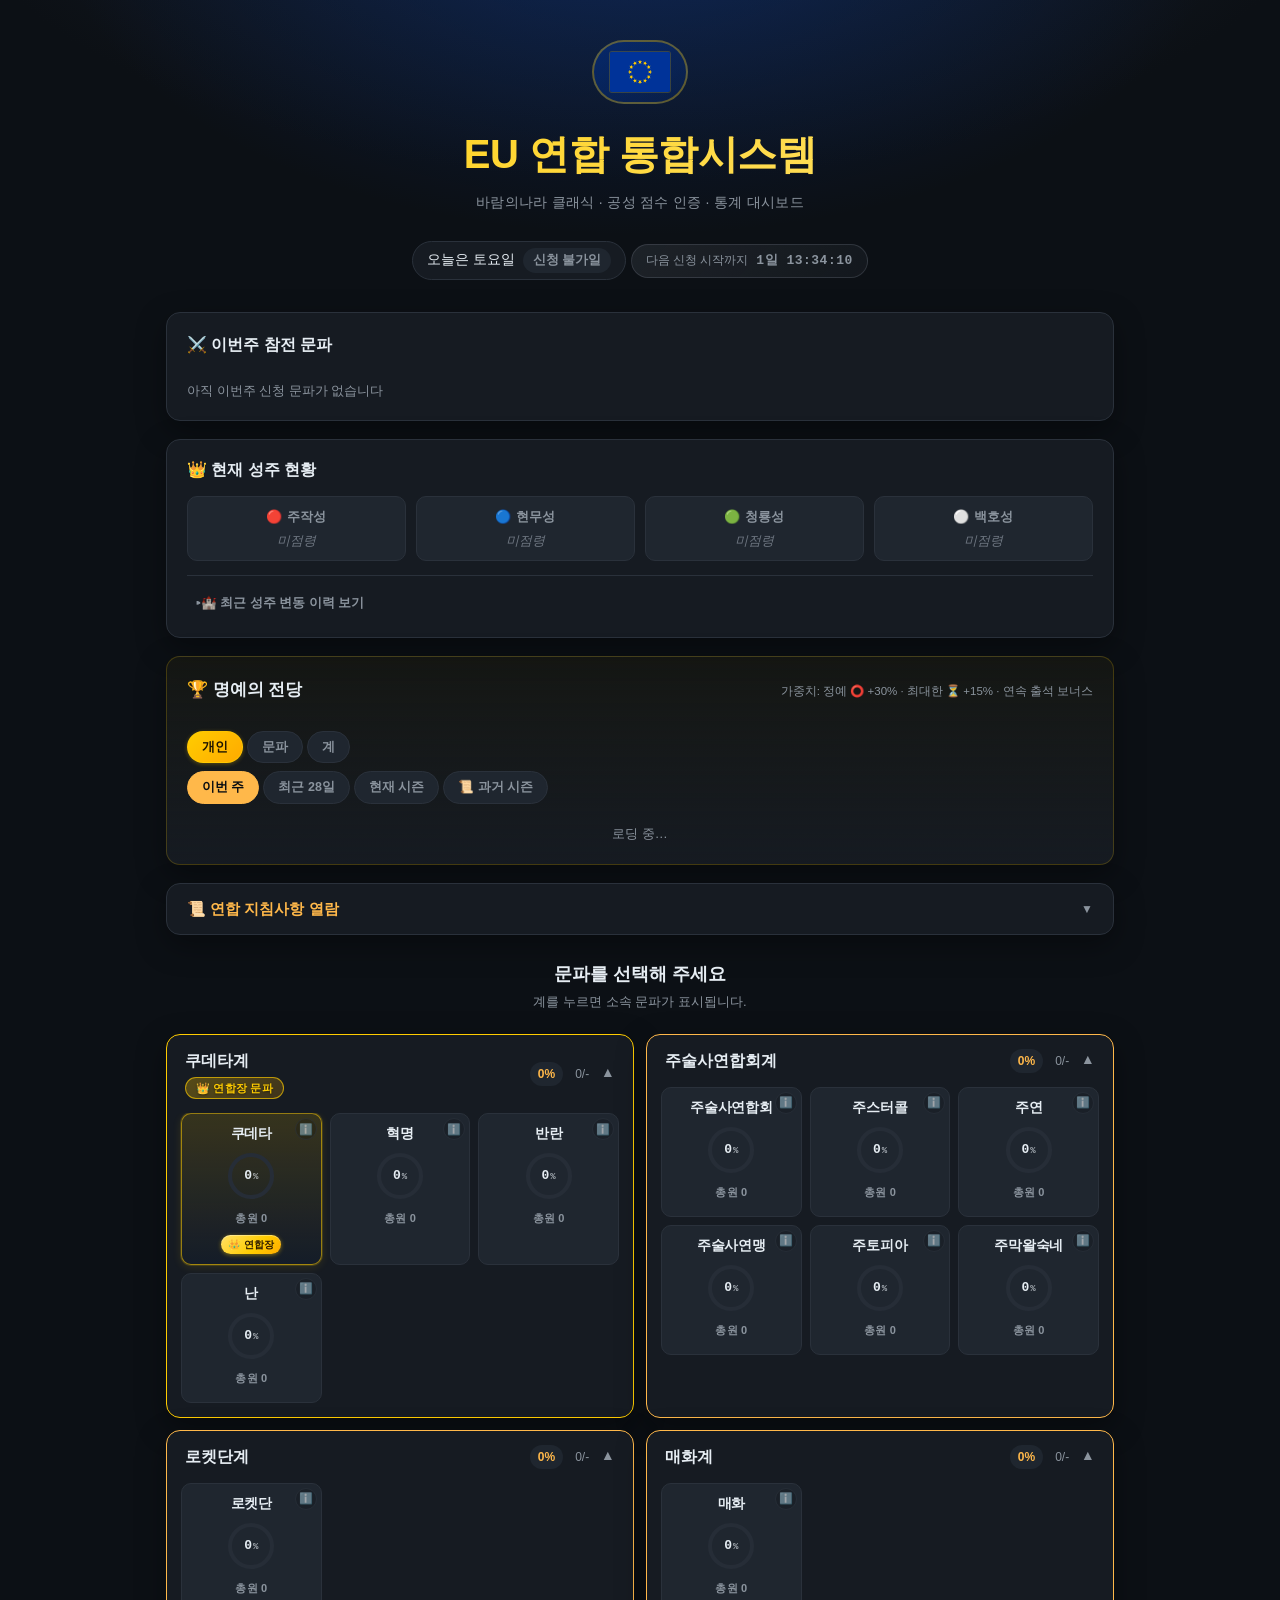
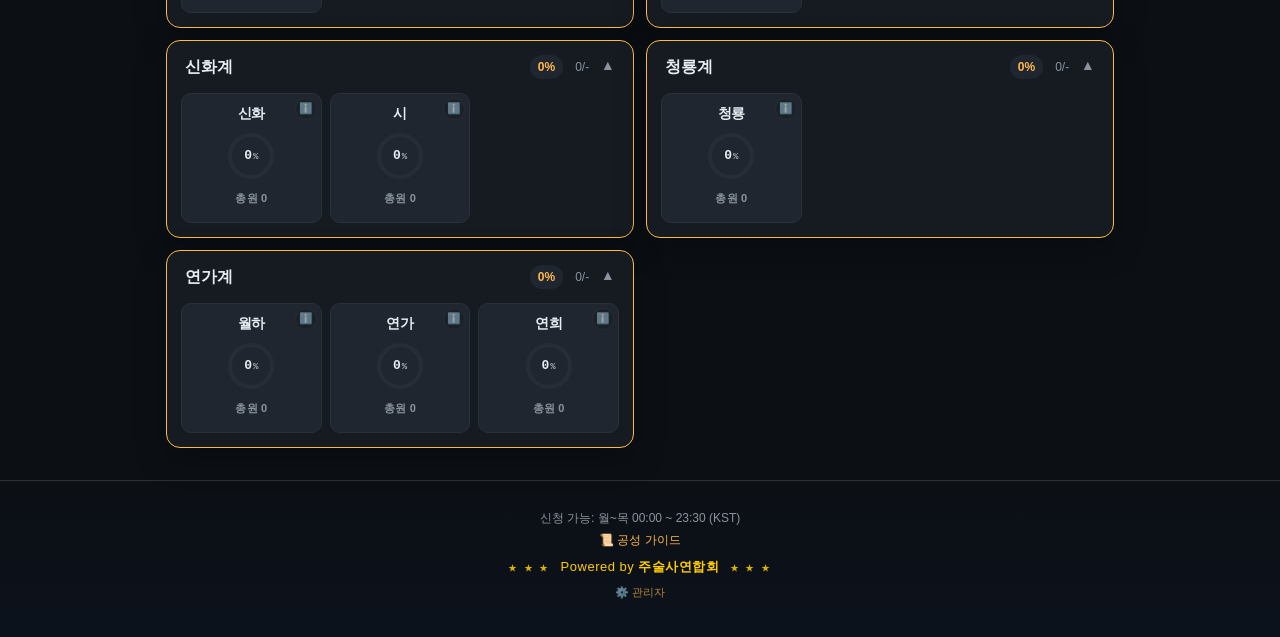
<file: index.html>
<!DOCTYPE html>
<html lang="ko">
<head>
  <meta charset="UTF-8" />
  <meta name="viewport" content="width=device-width, initial-scale=1.0, viewport-fit=cover" />
  <meta name="theme-color" content="#003399" />
  <meta name="apple-mobile-web-app-capable" content="yes" />
  <title>EU연합 통합시스템</title>
  <meta name="description" content="바람의나라 클래식 EU연합 공성 점수 인증 및 통계 대시보드">
  <link rel="manifest" href="manifest.webmanifest">
  <link rel="icon" type="image/svg+xml" href="icon.svg">
  <link rel="apple-touch-icon" href="icon.svg">
  <link rel="preconnect" href="https://script.google.com" crossorigin>
  <link rel="stylesheet" href="styles.css?v=40" />
  <link rel="stylesheet" href="landing.css?v=40" />
</head>
<body class="landing-body">
  <header class="landing-hero">
    <div class="eu-flag-bar large" aria-label="EU 연합 깃발">
      <svg class="eu-flag-svg large" viewBox="0 0 90 60" aria-hidden="true">
        <rect width="90" height="60" fill="#003399"/>
        <g fill="#FFCC00">
          <g transform="translate(45,30) rotate(0) translate(0,-15)"><polygon points="0,-3.5 0.82,-1.08 3.33,-1.08 1.31,0.41 2.06,2.83 0,1.35 -2.06,2.83 -1.31,0.41 -3.33,-1.08 -0.82,-1.08"/></g>
          <g transform="translate(45,30) rotate(30) translate(0,-15)"><polygon points="0,-3.5 0.82,-1.08 3.33,-1.08 1.31,0.41 2.06,2.83 0,1.35 -2.06,2.83 -1.31,0.41 -3.33,-1.08 -0.82,-1.08"/></g>
          <g transform="translate(45,30) rotate(60) translate(0,-15)"><polygon points="0,-3.5 0.82,-1.08 3.33,-1.08 1.31,0.41 2.06,2.83 0,1.35 -2.06,2.83 -1.31,0.41 -3.33,-1.08 -0.82,-1.08"/></g>
          <g transform="translate(45,30) rotate(90) translate(0,-15)"><polygon points="0,-3.5 0.82,-1.08 3.33,-1.08 1.31,0.41 2.06,2.83 0,1.35 -2.06,2.83 -1.31,0.41 -3.33,-1.08 -0.82,-1.08"/></g>
          <g transform="translate(45,30) rotate(120) translate(0,-15)"><polygon points="0,-3.5 0.82,-1.08 3.33,-1.08 1.31,0.41 2.06,2.83 0,1.35 -2.06,2.83 -1.31,0.41 -3.33,-1.08 -0.82,-1.08"/></g>
          <g transform="translate(45,30) rotate(150) translate(0,-15)"><polygon points="0,-3.5 0.82,-1.08 3.33,-1.08 1.31,0.41 2.06,2.83 0,1.35 -2.06,2.83 -1.31,0.41 -3.33,-1.08 -0.82,-1.08"/></g>
          <g transform="translate(45,30) rotate(180) translate(0,-15)"><polygon points="0,-3.5 0.82,-1.08 3.33,-1.08 1.31,0.41 2.06,2.83 0,1.35 -2.06,2.83 -1.31,0.41 -3.33,-1.08 -0.82,-1.08"/></g>
          <g transform="translate(45,30) rotate(210) translate(0,-15)"><polygon points="0,-3.5 0.82,-1.08 3.33,-1.08 1.31,0.41 2.06,2.83 0,1.35 -2.06,2.83 -1.31,0.41 -3.33,-1.08 -0.82,-1.08"/></g>
          <g transform="translate(45,30) rotate(240) translate(0,-15)"><polygon points="0,-3.5 0.82,-1.08 3.33,-1.08 1.31,0.41 2.06,2.83 0,1.35 -2.06,2.83 -1.31,0.41 -3.33,-1.08 -0.82,-1.08"/></g>
          <g transform="translate(45,30) rotate(270) translate(0,-15)"><polygon points="0,-3.5 0.82,-1.08 3.33,-1.08 1.31,0.41 2.06,2.83 0,1.35 -2.06,2.83 -1.31,0.41 -3.33,-1.08 -0.82,-1.08"/></g>
          <g transform="translate(45,30) rotate(300) translate(0,-15)"><polygon points="0,-3.5 0.82,-1.08 3.33,-1.08 1.31,0.41 2.06,2.83 0,1.35 -2.06,2.83 -1.31,0.41 -3.33,-1.08 -0.82,-1.08"/></g>
          <g transform="translate(45,30) rotate(330) translate(0,-15)"><polygon points="0,-3.5 0.82,-1.08 3.33,-1.08 1.31,0.41 2.06,2.83 0,1.35 -2.06,2.83 -1.31,0.41 -3.33,-1.08 -0.82,-1.08"/></g>
        </g>
      </svg>
    </div>
    <h1 class="hero-title">EU 연합 통합시스템</h1>
    <p class="hero-sub">바람의나라 클래식 · 공성 점수 인증 · 통계 대시보드</p>
    <div class="today-banner" id="todayBanner">
      <span id="todayLabel">오늘은 ...</span>
      <span class="castle-tag" id="castleTag">...</span>
    </div>
    <div class="siege-countdown" id="siegeCountdown" aria-live="off">
      <span class="cd-label">로딩…</span><span class="cd-time">--:--:--</span>
    </div>
  </header>

  <main class="landing-main">
    <section class="card participating-card" id="participatingCard">
      <h2>⚔️ 이번주 참전 문파</h2>
      <div class="participating-list" id="participatingList">
        <span class="hint">로딩 중…</span>
      </div>
    </section>

    <section class="card castle-lords-card">
      <h2>👑 현재 성주 현황</h2>
      <div class="castle-lord-grid" id="castleLordGrid">
        <div class="castle-lord-cell" data-castle="주작성"><div class="cl-castle">🔴 주작성</div><div class="cl-lord" id="lord-주작성">-</div></div>
        <div class="castle-lord-cell" data-castle="현무성"><div class="cl-castle">🔵 현무성</div><div class="cl-lord" id="lord-현무성">-</div></div>
        <div class="castle-lord-cell" data-castle="청룡성"><div class="cl-castle">🟢 청룡성</div><div class="cl-lord" id="lord-청룡성">-</div></div>
        <div class="castle-lord-cell" data-castle="백호성"><div class="cl-castle">⚪ 백호성</div><div class="cl-lord" id="lord-백호성">-</div></div>
      </div>
      <details class="castle-history" id="castleHistoryWrap">
        <summary>🏰 최근 성주 변동 이력 보기</summary>
        <div class="castle-history-body" id="castleHistoryBody">
          <div class="hint">로딩 중…</div>
        </div>
      </details>
    </section>

    <section class="card hof-card" id="hofCard">
      <div class="hof-header">
        <h2>🏆 명예의 전당</h2>
        <div class="hof-hint">가중치: 정예 ⭕ +30% · 최대한 ⏳ +15% · 연속 출석 보너스</div>
      </div>
      <div class="hof-tabs" role="tablist" aria-label="스코프">
        <button type="button" class="hof-tab active" data-scope="personal" role="tab">개인</button>
        <button type="button" class="hof-tab" data-scope="guild" role="tab">문파</button>
        <button type="button" class="hof-tab" data-scope="family" role="tab">계</button>
      </div>
      <div class="hof-period-tabs" role="tablist" aria-label="기간">
        <button type="button" class="hof-period-tab active" data-period="week" role="tab">이번 주</button>
        <button type="button" class="hof-period-tab" data-period="month" role="tab">최근 28일</button>
        <button type="button" class="hof-period-tab" data-period="season" role="tab">현재 시즌</button>
        <button type="button" class="hof-period-tab" data-period="archive" role="tab">📜 과거 시즌</button>
      </div>
      <div class="hof-archive-select" id="hofArchiveSelect" hidden>
        <label for="hofSeasonPick" class="hof-arch-label">시즌 선택:</label>
        <select id="hofSeasonPick" aria-label="박제 시즌"></select>
      </div>
      <div class="hof-range" id="hofRange"></div>
      <div class="hof-body" id="hofBody">
        <div class="hint">로딩 중…</div>
      </div>
    </section>

    <details class="card guidelines-card" id="guidelinesCard">
      <summary>📜 연합 지침사항 열람</summary>
      <div class="guidelines-content" id="guidelinesContent">
        <p class="hint">지침이 아직 등록되지 않았습니다. 관리자가 등록할 때까지 기다려 주세요.</p>
      </div>
    </details>

    <section class="select-prompt">
      <h2>문파를 선택해 주세요</h2>
      <p class="hint">계를 누르면 소속 문파가 표시됩니다.</p>
    </section>

    <div class="family-grid" id="familyGrid"></div>
  </main>

  <dialog id="guildInfoDialog" class="dialog guild-info-dialog">
    <div class="gid-header">
      <h3 id="gidTitle">문파명</h3>
      <button type="button" class="gid-close" aria-label="닫기" id="gidClose">✕</button>
    </div>
    <div class="gid-body">
      <div class="gid-status" id="gidStatus"></div>
      <div class="gid-section" id="gidDescSec" hidden>
        <div class="gid-label">📜 문파 소개</div>
        <div class="gid-content" id="gidDesc"></div>
      </div>
      <div class="gid-section" id="gidReqSec" hidden>
        <div class="gid-label">✅ 가입 조건</div>
        <div class="gid-content" id="gidReq"></div>
      </div>
      <div class="gid-section" id="gidContactSec" hidden>
        <div class="gid-label">📞 연락처</div>
        <div class="gid-content" id="gidContact"></div>
      </div>
      <div class="gid-section" id="gidDiscordSec" hidden>
        <a class="gid-discord-btn" id="gidDiscord" target="_blank" rel="noopener">💬 디스코드 입장</a>
      </div>
      <div class="gid-empty" id="gidEmpty" hidden>
        <p>아직 등록된 문파 정보가 없습니다.</p>
        <p class="hint">관리자가 등록하면 모집 정보가 여기에 표시됩니다.</p>
      </div>
      <div class="gid-actions">
        <a class="primary" id="gidSiegeLink" href="#">⚔️ 공성 신청 페이지로</a>
      </div>
      <div class="gid-updated" id="gidUpdated"></div>
    </div>
  </dialog>

  <footer class="site-footer">
    <div class="footer-line">신청 가능: 월~목 00:00 ~ 23:30 (KST)</div>
    <div class="footer-line">
      <a href="guide.html">📜 공성 가이드</a>
    </div>
    <div class="footer-line footer-powered">
      <span class="eu-stars-mini" aria-hidden="true">★ ★ ★</span>
      Powered by <strong>주술사연합회</strong>
      <span class="eu-stars-mini" aria-hidden="true">★ ★ ★</span>
    </div>
    <div class="footer-line footer-admin">
      <a href="admin.html">⚙️ 관리자</a>
    </div>
  </footer>

  <script src="shared.js?v=40" defer></script>
  <script src="landing.js?v=40" defer></script>
</body>
</html>
</file>
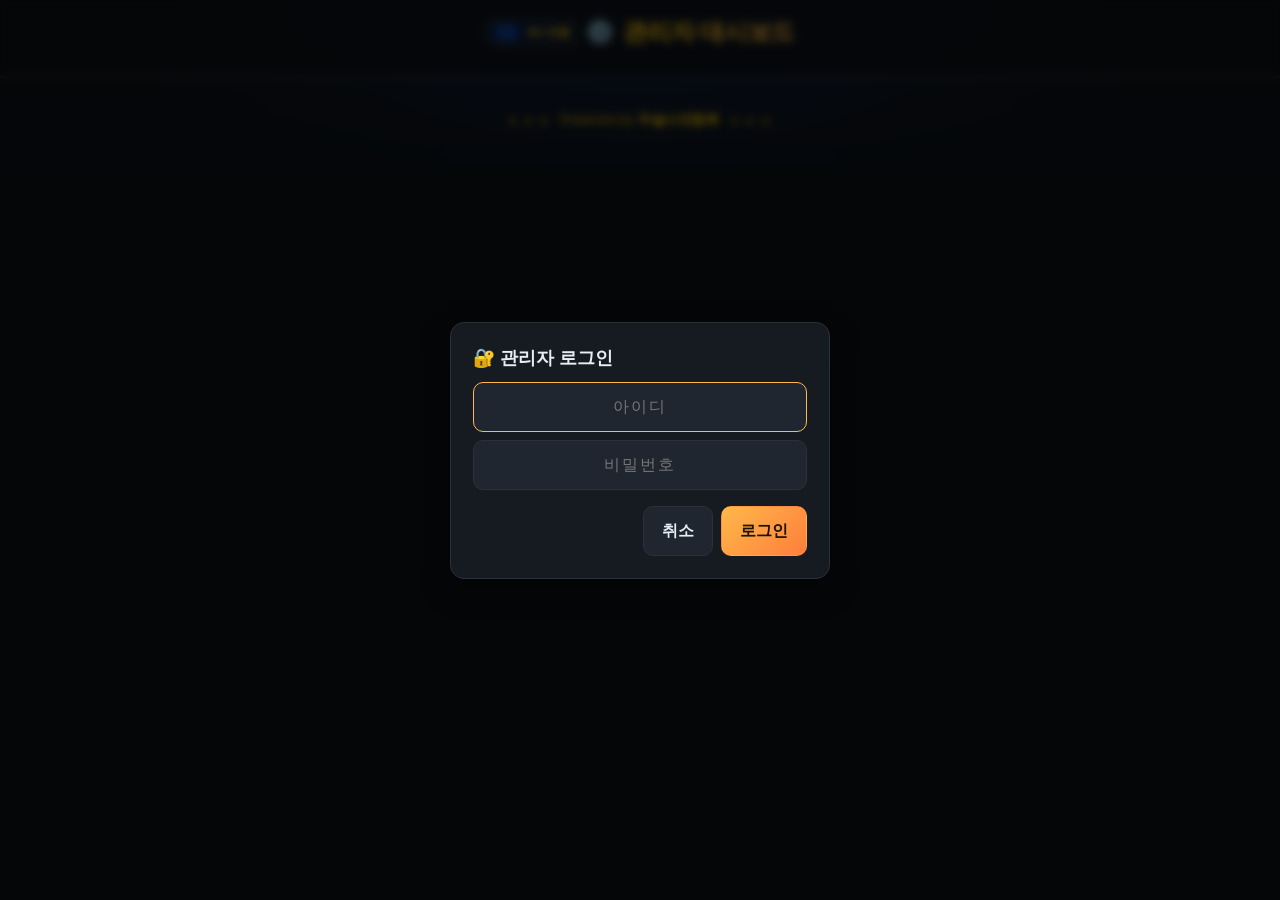
<file: admin.html>
<!DOCTYPE html>
<html lang="ko">
<head>
  <meta charset="UTF-8" />
  <meta name="viewport" content="width=device-width, initial-scale=1.0, viewport-fit=cover" />
  <meta name="theme-color" content="#003399" />
  <title>EU연합 · 관리자 대시보드</title>
  <meta name="description" content="EU연합 통합시스템 관리자 대시보드 — 문원 관리, 공성 점수 통계, 성주 현황">
  <link rel="manifest" href="manifest.webmanifest">
  <link rel="icon" type="image/svg+xml" href="icon.svg">
  <link rel="apple-touch-icon" href="icon.svg">
  <link rel="stylesheet" href="styles.css?v=40" />
  <link rel="stylesheet" href="admin.css?v=40" />
  <link rel="preconnect" href="https://script.google.com" crossorigin>
  <link rel="preconnect" href="https://cdn.jsdelivr.net" crossorigin>
</head>
<body class="admin-body">
  <header class="site-header admin-header">
    <div class="eu-flag-bar" aria-label="EU 연합 깃발">
      <svg class="eu-flag-svg" viewBox="0 0 90 60" aria-hidden="true">
        <rect width="90" height="60" fill="#003399"/>
        <g fill="#FFCC00">
          <g transform="translate(45,30) rotate(0) translate(0,-15)"><polygon points="0,-3.5 0.82,-1.08 3.33,-1.08 1.31,0.41 2.06,2.83 0,1.35 -2.06,2.83 -1.31,0.41 -3.33,-1.08 -0.82,-1.08"/></g>
          <g transform="translate(45,30) rotate(30) translate(0,-15)"><polygon points="0,-3.5 0.82,-1.08 3.33,-1.08 1.31,0.41 2.06,2.83 0,1.35 -2.06,2.83 -1.31,0.41 -3.33,-1.08 -0.82,-1.08"/></g>
          <g transform="translate(45,30) rotate(60) translate(0,-15)"><polygon points="0,-3.5 0.82,-1.08 3.33,-1.08 1.31,0.41 2.06,2.83 0,1.35 -2.06,2.83 -1.31,0.41 -3.33,-1.08 -0.82,-1.08"/></g>
          <g transform="translate(45,30) rotate(90) translate(0,-15)"><polygon points="0,-3.5 0.82,-1.08 3.33,-1.08 1.31,0.41 2.06,2.83 0,1.35 -2.06,2.83 -1.31,0.41 -3.33,-1.08 -0.82,-1.08"/></g>
          <g transform="translate(45,30) rotate(120) translate(0,-15)"><polygon points="0,-3.5 0.82,-1.08 3.33,-1.08 1.31,0.41 2.06,2.83 0,1.35 -2.06,2.83 -1.31,0.41 -3.33,-1.08 -0.82,-1.08"/></g>
          <g transform="translate(45,30) rotate(150) translate(0,-15)"><polygon points="0,-3.5 0.82,-1.08 3.33,-1.08 1.31,0.41 2.06,2.83 0,1.35 -2.06,2.83 -1.31,0.41 -3.33,-1.08 -0.82,-1.08"/></g>
          <g transform="translate(45,30) rotate(180) translate(0,-15)"><polygon points="0,-3.5 0.82,-1.08 3.33,-1.08 1.31,0.41 2.06,2.83 0,1.35 -2.06,2.83 -1.31,0.41 -3.33,-1.08 -0.82,-1.08"/></g>
          <g transform="translate(45,30) rotate(210) translate(0,-15)"><polygon points="0,-3.5 0.82,-1.08 3.33,-1.08 1.31,0.41 2.06,2.83 0,1.35 -2.06,2.83 -1.31,0.41 -3.33,-1.08 -0.82,-1.08"/></g>
          <g transform="translate(45,30) rotate(240) translate(0,-15)"><polygon points="0,-3.5 0.82,-1.08 3.33,-1.08 1.31,0.41 2.06,2.83 0,1.35 -2.06,2.83 -1.31,0.41 -3.33,-1.08 -0.82,-1.08"/></g>
          <g transform="translate(45,30) rotate(270) translate(0,-15)"><polygon points="0,-3.5 0.82,-1.08 3.33,-1.08 1.31,0.41 2.06,2.83 0,1.35 -2.06,2.83 -1.31,0.41 -3.33,-1.08 -0.82,-1.08"/></g>
          <g transform="translate(45,30) rotate(300) translate(0,-15)"><polygon points="0,-3.5 0.82,-1.08 3.33,-1.08 1.31,0.41 2.06,2.83 0,1.35 -2.06,2.83 -1.31,0.41 -3.33,-1.08 -0.82,-1.08"/></g>
          <g transform="translate(45,30) rotate(330) translate(0,-15)"><polygon points="0,-3.5 0.82,-1.08 3.33,-1.08 1.31,0.41 2.06,2.83 0,1.35 -2.06,2.83 -1.31,0.41 -3.33,-1.08 -0.82,-1.08"/></g>
        </g>
      </svg>
      <span class="eu-text">EU 연합</span>
    </div>
    <div class="brand">
      <span class="brand-icon" aria-hidden="true">⚙️</span>
      <h1>관리자 대시보드</h1>
    </div>
    <div class="admin-top-actions" id="topActions" hidden>
      <a href="index.html" class="ghost small-btn">← 사용자 페이지</a>
      <span class="scope-tag" id="scopeTag"></span>
      <select id="guildFilter" class="ghost" aria-label="문파 필터" hidden>
        <option value="all">전체 문파</option>
      </select>
      <button type="button" class="ghost small-btn" id="logoutBtn">로그아웃</button>
    </div>
  </header>

  <dialog id="loginDialog" class="dialog">
    <form method="dialog" id="loginForm">
      <h3>🔐 관리자 로그인</h3>
      <input type="text" id="userInput" placeholder="아이디" autocomplete="username" required style="margin-bottom:8px;" />
      <input type="password" id="pwInput" placeholder="비밀번호" required autocomplete="current-password" />
      <p class="hint error" id="loginError" hidden>로그인 실패</p>
      <menu>
        <a href="index.html" class="ghost" style="text-decoration:none; display:inline-flex; align-items:center;">취소</a>
        <button value="login" class="primary" id="loginBtn">로그인</button>
      </menu>
    </form>
  </dialog>

  <main class="admin-main" id="adminMain" hidden>
    <!-- 통계 카드 -->
    <section class="card">
      <h2>📊 이번 주 신청 현황</h2>
      <div class="kpi-grid">
        <div class="kpi">
          <div class="kpi-num" id="kpiSubmitted">-</div>
          <div class="kpi-lbl">신청 / 전체</div>
        </div>
        <div class="kpi">
          <div class="kpi-num" id="kpiPercentage">-</div>
          <div class="kpi-lbl">신청률</div>
        </div>
        <div class="kpi">
          <div class="kpi-num" id="kpiElite">-</div>
          <div class="kpi-lbl">정예 참전</div>
        </div>
        <div class="kpi">
          <div class="kpi-num" id="kpiPeriod">-</div>
          <div class="kpi-lbl">기간 (KST)</div>
        </div>
      </div>
      <div class="progress-bar"><div class="progress-fill" id="progressFill"></div></div>
      <div class="kpi-row" id="eliteBreakdown"></div>
    </section>

    <!-- 신청자 / 미신청자 토글 -->
    <section class="card">
      <div class="list-header">
        <h2>📋 이번 주 신청자 / 미신청자</h2>
        <div class="filter-bar">
          <select id="memberFilter">
            <option value="all">전체</option>
            <option value="submitted">신청자만</option>
            <option value="notSubmitted">미신청자만</option>
          </select>
        </div>
      </div>
      <div class="table-wrap">
        <table class="data-table" id="memberStatsTable">
          <thead>
            <tr><th>닉네임</th><th>상태</th><th class="num">점수</th><th>정예</th><th>성</th><th>시간</th></tr>
          </thead>
          <tbody id="memberStatsTbody">
            <tr><td colspan="6" class="empty">로딩 중…</td></tr>
          </tbody>
        </table>
      </div>
    </section>

    <!-- 지난주 vs 이번주 비교 -->
    <section class="card">
      <div class="list-header">
        <h2>📈 지난주 vs 이번주 점수 비교</h2>
        <button type="button" class="ghost small-btn" id="reloadComparisonBtn">새로고침</button>
      </div>
      <div class="table-wrap">
        <table class="data-table" id="comparisonTable">
          <thead>
            <tr><th>닉네임</th><th class="num">지난주</th><th class="num">이번주</th><th class="num">증감</th></tr>
          </thead>
          <tbody id="comparisonTbody">
            <tr><td colspan="4" class="empty">로딩 중…</td></tr>
          </tbody>
        </table>
      </div>
    </section>

    <!-- 1달 성장 -->
    <section class="card">
      <div class="list-header">
        <h2>🚀 최근 28일 성장 통계</h2>
        <button type="button" class="ghost small-btn" id="reloadMonthlyBtn">새로고침</button>
      </div>
      <div class="table-wrap">
        <table class="data-table" id="monthlyTable">
          <thead>
            <tr><th>닉네임</th><th class="num">시작</th><th class="num">최고</th><th class="num">성장</th><th class="num">신청수</th></tr>
          </thead>
          <tbody id="monthlyTbody">
            <tr><td colspan="5" class="empty">로딩 중…</td></tr>
          </tbody>
        </table>
      </div>
    </section>

    <!-- 비문원 등록 시도 -->
    <section class="card" id="nonMemberSection" hidden>
      <h2>⚠️ 비문원이 신청한 내역</h2>
      <div class="table-wrap">
        <table class="data-table">
          <thead><tr><th>닉네임</th><th class="num">점수</th><th>성</th><th>시간</th></tr></thead>
          <tbody id="nonMemberTbody"></tbody>
        </table>
      </div>
    </section>

    <!-- 문원 관리 -->
    <section class="card">
      <div class="list-header">
        <h2>👥 문원 명단 관리</h2>
        <span class="hint" id="memberCountLabel">-</span>
      </div>

      <div class="member-mgmt">
        <details class="member-bulk">
          <summary>📋 일괄 등록 / 교체 (펼치기)</summary>
          <p class="hint">한 줄에 한 명씩 입력. 형식: <code>닉네임, 문파, 비고/직책</code>. 저장 시 기존 명단이 <strong>완전 교체</strong> 됩니다.</p>

          <div class="ocr-section">
            <div class="ocr-header">
              <span class="ocr-title">📸 스크린샷에서 OCR 추출 (최대 15장)</span>
              <span class="ocr-hint">바람의나라 클래식 문파원 화면 스샷에서 자동 추출. <code>문파장</code> (1명) / <code>부문파장</code> (2명) 자동 분류. <code>:</code> 왼쪽 텍스트만 사용.</span>
            </div>
            <div class="ocr-controls">
              <label class="ghost small-btn ocr-pick-label" for="memberOcrFiles">
                📷 사진 선택 / 추가
              </label>
              <input type="file" id="memberOcrFiles" accept="image/*" multiple hidden />
              <select id="ocrGuildPick" class="ghost" aria-label="OCR 결과에 적용할 문파">
                <option value="">문파 선택 (선택)</option>
              </select>
              <button type="button" class="primary small-btn" id="runOcrBtn" disabled>🔍 OCR 실행</button>
              <button type="button" class="ghost small-btn" id="clearOcrBtn" disabled>✕ 사진 비우기</button>
            </div>
            <div class="ocr-previews" id="ocrPreviews"></div>
            <div class="ocr-progress" id="ocrProgress" hidden>
              <div class="ocr-progress-bar"><div class="ocr-progress-fill" id="ocrProgressFill"></div></div>
              <div class="ocr-progress-text" id="ocrProgressText">준비 중…</div>
            </div>
            <p class="hint" id="ocrResultMsg"></p>
          </div>

          <textarea id="bulkArea" rows="10" placeholder="힐킵, 주스터콜, 문파장&#10;현토성, 주스터콜, 부문파장&#10;안다웅, 주스터콜, 부문파장&#10;도탈출, 주스터콜&#10;..."></textarea>
          <div class="actions">
            <button type="button" class="ghost" id="loadCurrentBtn">현재 명단 불러오기</button>
            <button type="button" class="primary" id="saveBulkBtn">저장 (전체 교체)</button>
          </div>
        </details>

        <div class="member-add">
          <input type="text" id="newMemberInput" placeholder="닉네임 추가" maxlength="20" />
          <button type="button" class="primary" id="addMemberBtn">추가</button>
        </div>

        <div class="member-list" id="memberList"></div>
      </div>
    </section>

    <!-- 성주 현황 관리 (전체 관리자 전용) -->
    <section class="card scope-all-only" id="castleSection">
      <h2>👑 성주 현황 관리</h2>
      <p class="hint">현재 4성을 점령한 문파를 지정합니다. 비우고 저장 = 미점령.</p>
      <div class="castle-lord-form" id="castleLordForm">
        <div class="cl-row" data-castle="주작성">
          <div class="cl-label">🔴 주작성</div>
          <input type="text" data-field="guild" placeholder="성주 문파 (예: 연가, 매화…)" maxlength="20" list="guildOptions" />
          <button type="button" class="primary small-btn" data-action="save">저장</button>
        </div>
        <div class="cl-row" data-castle="현무성">
          <div class="cl-label">🔵 현무성</div>
          <input type="text" data-field="guild" placeholder="성주 문파" maxlength="20" list="guildOptions" />
          <button type="button" class="primary small-btn" data-action="save">저장</button>
        </div>
        <div class="cl-row" data-castle="청룡성">
          <div class="cl-label">🟢 청룡성</div>
          <input type="text" data-field="guild" placeholder="성주 문파" maxlength="20" list="guildOptions" />
          <button type="button" class="primary small-btn" data-action="save">저장</button>
        </div>
        <div class="cl-row" data-castle="백호성">
          <div class="cl-label">⚪ 백호성</div>
          <input type="text" data-field="guild" placeholder="성주 문파" maxlength="20" list="guildOptions" />
          <button type="button" class="primary small-btn" data-action="save">저장</button>
        </div>
      </div>
      <datalist id="guildOptions"></datalist>
    </section>

    <!-- 관리자 계정 관리 (전체 관리자 전용) -->
    <section class="card scope-all-only" id="accountsSection">
      <h2>🗝️ 관리자 계정 관리</h2>
      <p class="hint">문파별 관리자에게 발급할 계정. ID 는 문파명 추천.</p>
      <div class="account-add">
        <input type="text" id="acctUser" placeholder="아이디" maxlength="32" />
        <input type="password" id="acctPw" placeholder="비밀번호" maxlength="64" />
        <select id="acctScope">
          <option value="">문파 선택…</option>
          <option value="all">전체 (총관리자)</option>
        </select>
        <button type="button" class="primary small-btn" id="acctSaveBtn">저장/수정</button>
      </div>
      <p class="hint" id="acctMsg"></p>
      <div class="account-list" id="accountList"></div>
    </section>

    <!-- 문파 모집 정보 -->
    <section class="card">
      <h2>📋 문파 모집/연락처 관리</h2>
      <p class="hint">랜딩 페이지 문파 카드의 ℹ️ 클릭 시 표시됩니다. 본인 권한 범위의 문파만 편집 가능.</p>
      <div class="guild-info-edit">
        <div class="gi-row">
          <label class="gi-label">대상 문파</label>
          <select id="giGuildPick" class="gi-input"></select>
        </div>
        <div class="gi-row">
          <label class="gi-label">모집 상태</label>
          <div class="gi-toggle">
            <label><input type="radio" name="giRecruiting" value="1"> ✨ 모집중</label>
            <label><input type="radio" name="giRecruiting" value="0" checked> 마감</label>
          </div>
        </div>
        <div class="gi-row">
          <label class="gi-label" for="giDescription">문파 소개</label>
          <textarea id="giDescription" class="gi-input" rows="3" maxlength="1000" placeholder="예) EU연합 본진 문파. 공성 활동 중심..."></textarea>
        </div>
        <div class="gi-row">
          <label class="gi-label" for="giRequirements">가입 조건</label>
          <textarea id="giRequirements" class="gi-input" rows="3" maxlength="500" placeholder="예) 4차 검황 이상, 공성 의무 참여, 디스코드 가입..."></textarea>
        </div>
        <div class="gi-row">
          <label class="gi-label" for="giContact">연락처</label>
          <input type="text" id="giContact" class="gi-input" maxlength="200" placeholder="예) 디스코드 vindobona / 카카오톡 ID xxx" />
        </div>
        <div class="gi-row">
          <label class="gi-label" for="giDiscordInvite">디스코드 초대 링크</label>
          <input type="url" id="giDiscordInvite" class="gi-input" maxlength="200" placeholder="https://discord.gg/xxxxxxx" pattern="https://(discord\.gg|discord\.com/invite)/.*" />
        </div>
        <div class="actions" style="display:flex; gap:8px; margin-top:8px;">
          <button type="button" class="ghost" id="giLoadBtn">기존 불러오기</button>
          <button type="button" class="primary" id="giSaveBtn">저장</button>
        </div>
        <p class="hint" id="giMsg"></p>
      </div>
    </section>

    <!-- 공성 즉석 매칭 -->
    <section class="card" id="siegeHelpSection">
      <h2>📢 공성 즉석 보충 요청</h2>
      <p class="hint">디스코드 채널에 즉시 알림 게시. <strong>DISCORD_WEBHOOK_URL 설정된 경우만 작동</strong>.</p>
      <div class="siege-help-form">
        <div class="gi-row">
          <label class="gi-label">문파</label>
          <select id="shGuildPick" class="gi-input"></select>
        </div>
        <div class="gi-row">
          <label class="gi-label">필요 인원/직업</label>
          <div class="sh-quick">
            <button type="button" data-role="전사">🗡️ 전사</button>
            <button type="button" data-role="도적">🥷 도적</button>
            <button type="button" data-role="주술사">🔥 주술사</button>
            <button type="button" data-role="도사">🌿 도사</button>
            <button type="button" data-role="딜러">⚔️ 딜러</button>
            <button type="button" data-role="체력형">🛡️ 체력형</button>
          </div>
          <input type="text" id="shRole" class="gi-input" maxlength="32" placeholder="또는 직접 입력 (예: 주술사 광역딜)" />
        </div>
        <div class="gi-row">
          <label class="gi-label" for="shCount">인원</label>
          <input type="number" id="shCount" class="gi-input" min="1" max="20" value="1" />
        </div>
        <div class="gi-row">
          <label class="gi-label" for="shNote">비고 (선택)</label>
          <input type="text" id="shNote" class="gi-input" maxlength="200" placeholder="예) 오늘 22:00까지, 디코 음성방 들어와주세요" />
        </div>
        <div class="gi-row">
          <label class="gi-label gi-checkbox">
            <input type="checkbox" id="shUrgent"> 🚨 긴급 (@everyone 멘션)
          </label>
        </div>
        <div class="actions" style="display:flex; gap:8px; margin-top:8px;">
          <button type="button" class="primary" id="shSendBtn">📢 보내기</button>
        </div>
        <p class="hint" id="shMsg"></p>
      </div>
    </section>

    <!-- 연합 지침 편집 -->
    <section class="card">
      <h2>📜 연합 지침사항 편집</h2>
      <p class="hint">랜딩 페이지에서 "연합 지침사항 열람" 으로 누구나 볼 수 있습니다. 빈 줄로 단락 구분 가능.</p>
      <textarea id="guidelinesArea" rows="10" placeholder="예) 1. 공성 점수 인증은 매주 월~목 23:30 까지...&#10;2. 정예 참전 여부는 반드시 선택...&#10;..."></textarea>
      <div class="actions" style="display:flex; gap:8px; margin-top:8px;">
        <button type="button" class="ghost" id="reloadGuidelinesBtn">기존 불러오기</button>
        <button type="button" class="primary" id="saveGuidelinesBtn">저장</button>
      </div>
      <p class="hint" id="guidelinesMsg"></p>
    </section>

    <!-- 보안 설정 -->
    <section class="card">
      <h2>🔐 비밀번호 변경</h2>
      <p class="hint">관리자 비밀번호를 변경합니다. 변경 후엔 새 비밀번호로 다시 로그인해야 합니다.</p>
      <div class="pw-change">
        <input type="password" id="newPwInput" placeholder="새 비밀번호 (3자 이상)" minlength="3" maxlength="64" />
        <input type="password" id="newPwConfirm" placeholder="새 비밀번호 확인" minlength="3" maxlength="64" />
        <button type="button" class="primary" id="changePwBtn">변경</button>
      </div>
      <p class="hint" id="pwChangeMsg"></p>
    </section>
  </main>

  <footer class="site-footer">
    <div class="footer-line footer-powered">
      <span class="eu-stars-mini" aria-hidden="true">★ ★ ★</span>
      Powered by <strong>주술사연합회</strong>
      <span class="eu-stars-mini" aria-hidden="true">★ ★ ★</span>
    </div>
  </footer>

  <script src="shared.js?v=40" defer></script>
  <script src="admin.js?v=40" defer></script>
</body>
</html>
</file>
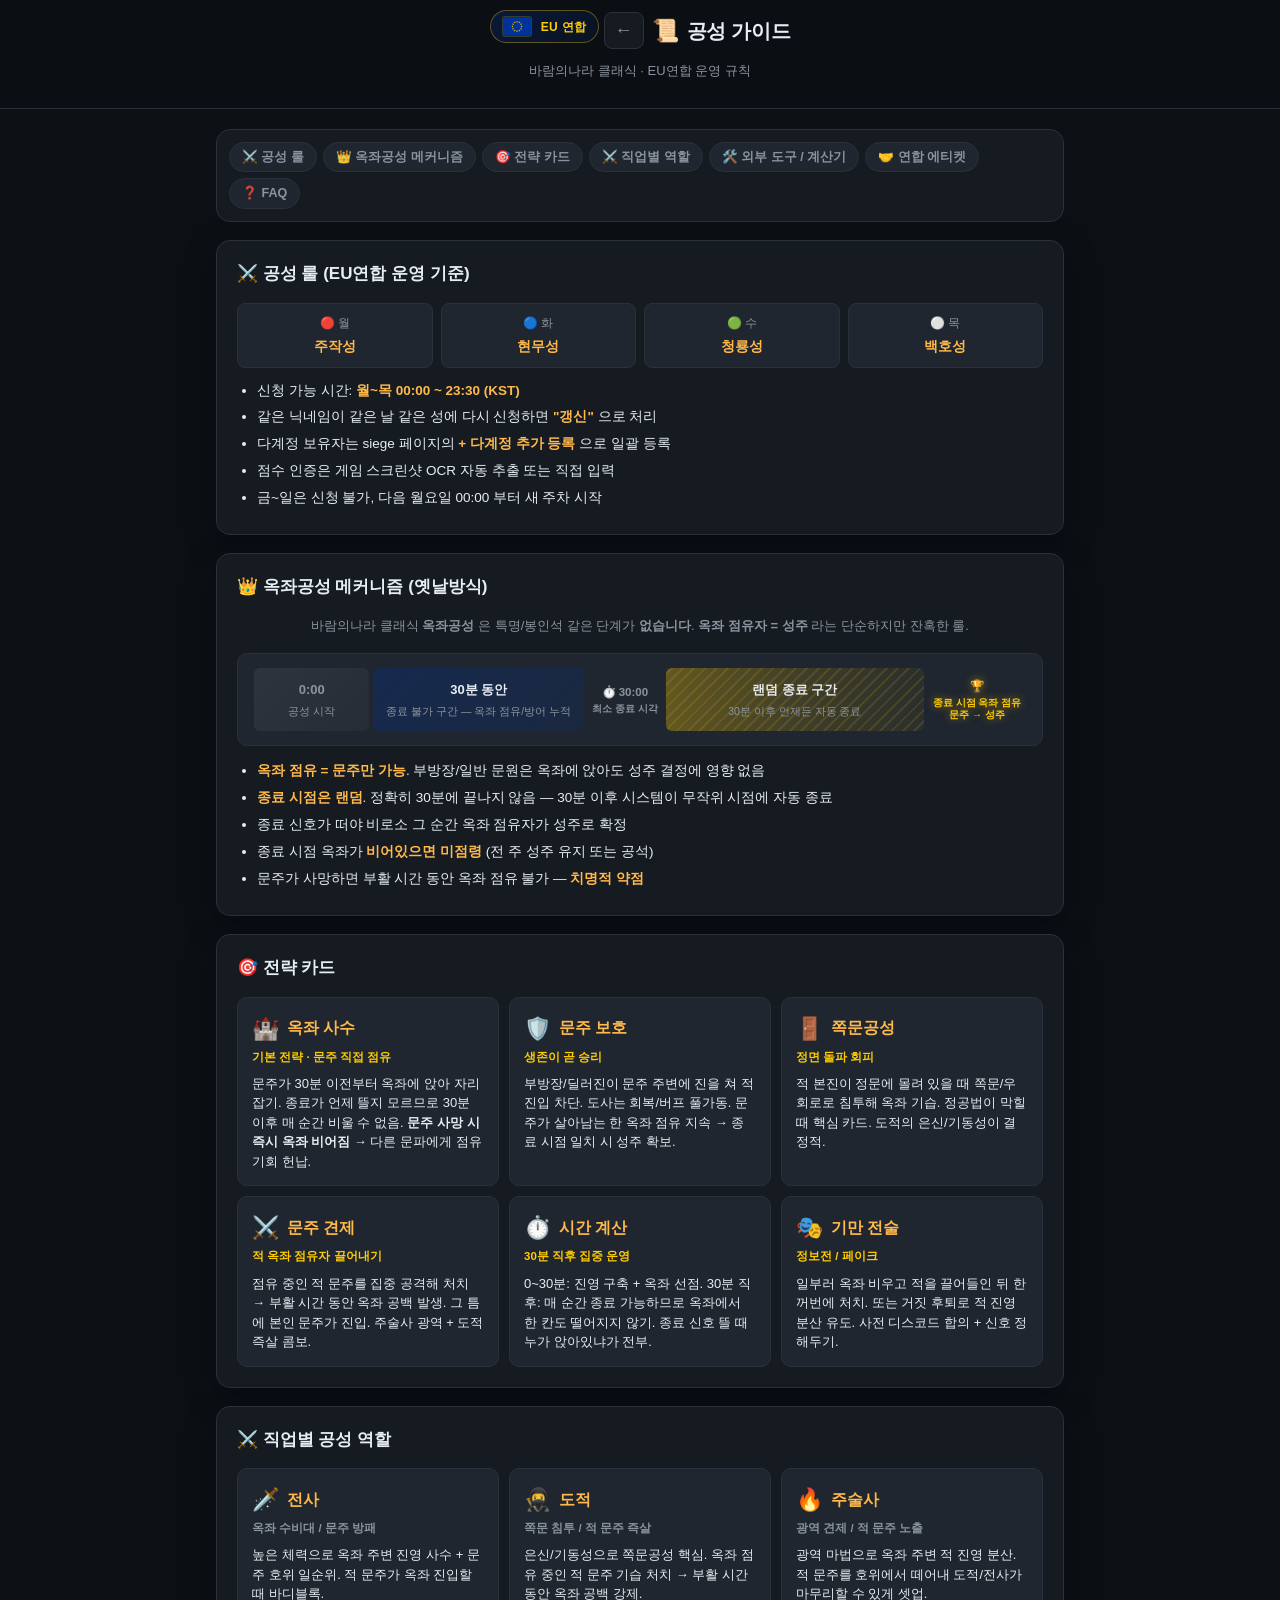
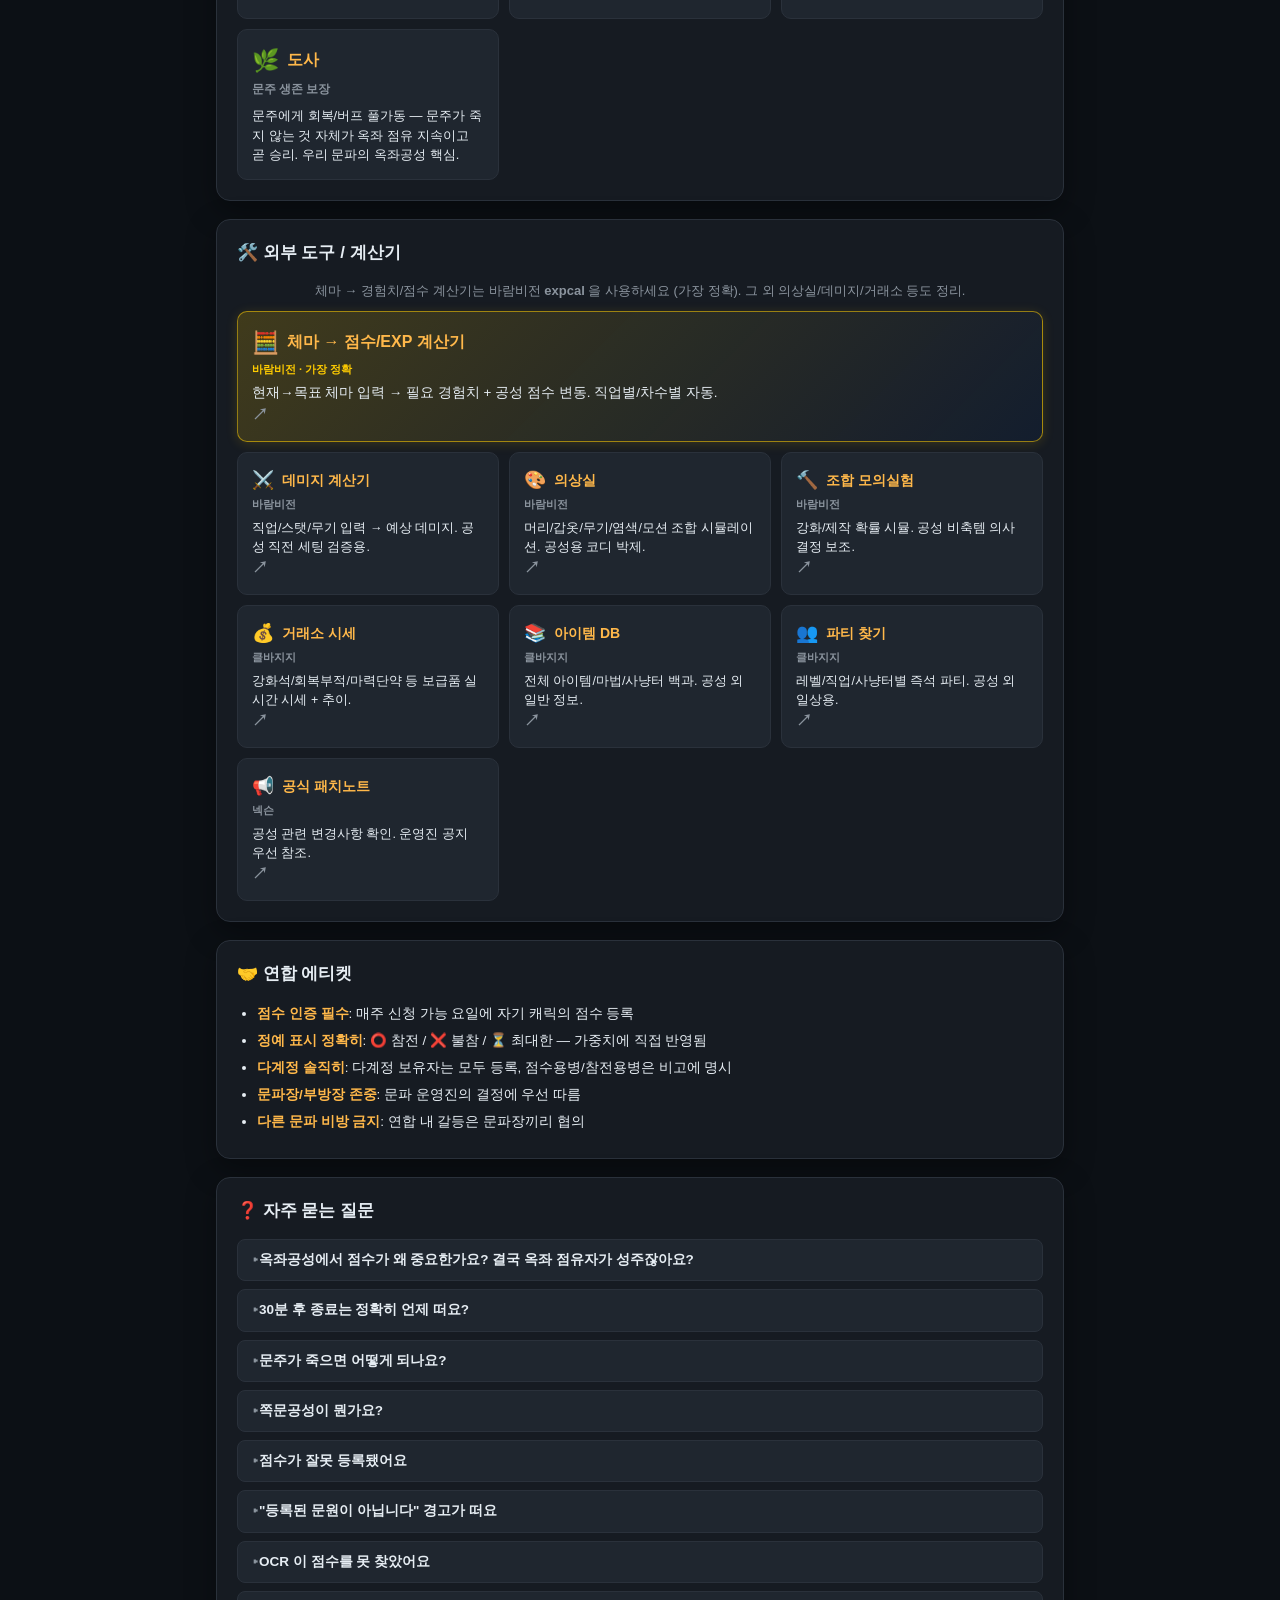
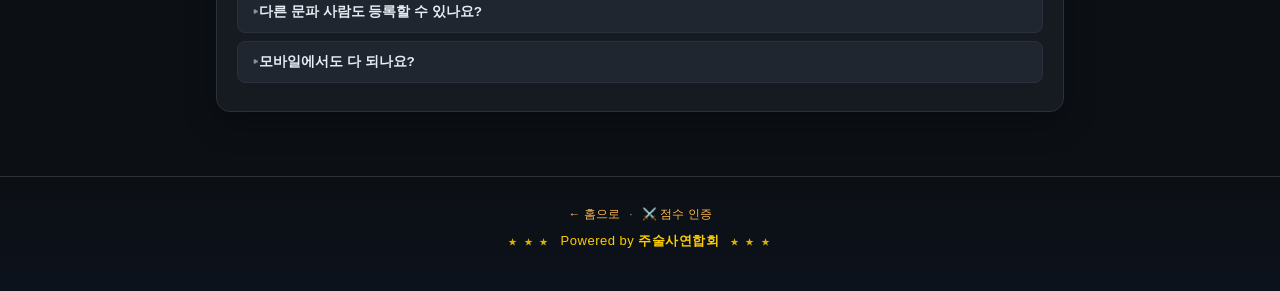
<file: guide.html>
<!DOCTYPE html>
<html lang="ko">
<head>
  <meta charset="UTF-8" />
  <meta name="viewport" content="width=device-width, initial-scale=1.0, viewport-fit=cover" />
  <meta name="theme-color" content="#003399" />
  <title>공성 가이드 · EU연합 통합시스템</title>
  <meta name="description" content="바람의나라 클래식 옥좌공성 메커니즘 / 전략 카드 / 직업별 역할 / 외부 도구 큐레이션">
  <link rel="manifest" href="manifest.webmanifest">
  <link rel="icon" type="image/svg+xml" href="icon.svg">
  <link rel="apple-touch-icon" href="icon.svg">
  <link rel="stylesheet" href="styles.css?v=40" />
  <link rel="stylesheet" href="guide.css?v=40" />
  <link rel="preconnect" href="https://script.google.com" crossorigin>
</head>
<body class="guide-body">
  <header class="site-header">
    <div class="eu-flag-bar" aria-label="EU 연합 깃발">
      <svg class="eu-flag-svg" viewBox="0 0 90 60" aria-hidden="true">
        <rect width="90" height="60" fill="#003399"/>
        <g fill="#FFCC00">
          <g transform="translate(45,30) rotate(0) translate(0,-15)"><polygon points="0,-3.5 0.82,-1.08 3.33,-1.08 1.31,0.41 2.06,2.83 0,1.35 -2.06,2.83 -1.31,0.41 -3.33,-1.08 -0.82,-1.08"/></g>
          <g transform="translate(45,30) rotate(30) translate(0,-15)"><polygon points="0,-3.5 0.82,-1.08 3.33,-1.08 1.31,0.41 2.06,2.83 0,1.35 -2.06,2.83 -1.31,0.41 -3.33,-1.08 -0.82,-1.08"/></g>
          <g transform="translate(45,30) rotate(60) translate(0,-15)"><polygon points="0,-3.5 0.82,-1.08 3.33,-1.08 1.31,0.41 2.06,2.83 0,1.35 -2.06,2.83 -1.31,0.41 -3.33,-1.08 -0.82,-1.08"/></g>
          <g transform="translate(45,30) rotate(90) translate(0,-15)"><polygon points="0,-3.5 0.82,-1.08 3.33,-1.08 1.31,0.41 2.06,2.83 0,1.35 -2.06,2.83 -1.31,0.41 -3.33,-1.08 -0.82,-1.08"/></g>
          <g transform="translate(45,30) rotate(120) translate(0,-15)"><polygon points="0,-3.5 0.82,-1.08 3.33,-1.08 1.31,0.41 2.06,2.83 0,1.35 -2.06,2.83 -1.31,0.41 -3.33,-1.08 -0.82,-1.08"/></g>
          <g transform="translate(45,30) rotate(150) translate(0,-15)"><polygon points="0,-3.5 0.82,-1.08 3.33,-1.08 1.31,0.41 2.06,2.83 0,1.35 -2.06,2.83 -1.31,0.41 -3.33,-1.08 -0.82,-1.08"/></g>
          <g transform="translate(45,30) rotate(180) translate(0,-15)"><polygon points="0,-3.5 0.82,-1.08 3.33,-1.08 1.31,0.41 2.06,2.83 0,1.35 -2.06,2.83 -1.31,0.41 -3.33,-1.08 -0.82,-1.08"/></g>
          <g transform="translate(45,30) rotate(210) translate(0,-15)"><polygon points="0,-3.5 0.82,-1.08 3.33,-1.08 1.31,0.41 2.06,2.83 0,1.35 -2.06,2.83 -1.31,0.41 -3.33,-1.08 -0.82,-1.08"/></g>
          <g transform="translate(45,30) rotate(240) translate(0,-15)"><polygon points="0,-3.5 0.82,-1.08 3.33,-1.08 1.31,0.41 2.06,2.83 0,1.35 -2.06,2.83 -1.31,0.41 -3.33,-1.08 -0.82,-1.08"/></g>
          <g transform="translate(45,30) rotate(270) translate(0,-15)"><polygon points="0,-3.5 0.82,-1.08 3.33,-1.08 1.31,0.41 2.06,2.83 0,1.35 -2.06,2.83 -1.31,0.41 -3.33,-1.08 -0.82,-1.08"/></g>
          <g transform="translate(45,30) rotate(300) translate(0,-15)"><polygon points="0,-3.5 0.82,-1.08 3.33,-1.08 1.31,0.41 2.06,2.83 0,1.35 -2.06,2.83 -1.31,0.41 -3.33,-1.08 -0.82,-1.08"/></g>
          <g transform="translate(45,30) rotate(330) translate(0,-15)"><polygon points="0,-3.5 0.82,-1.08 3.33,-1.08 1.31,0.41 2.06,2.83 0,1.35 -2.06,2.83 -1.31,0.41 -3.33,-1.08 -0.82,-1.08"/></g>
        </g>
      </svg>
      <span class="eu-text">EU 연합</span>
    </div>
    <div class="brand">
      <a href="index.html" class="back-link" aria-label="홈으로 돌아가기" title="홈">←</a>
      <span class="brand-icon" aria-hidden="true">📜</span>
      <h1>공성 가이드</h1>
    </div>
    <p class="guide-sub">바람의나라 클래식 · EU연합 운영 규칙</p>
  </header>

  <main class="guide-main">

    <nav class="guide-toc">
      <a href="#rules">⚔️ 공성 룰</a>
      <a href="#throne">👑 옥좌공성 메커니즘</a>
      <a href="#strategy">🎯 전략 카드</a>
      <a href="#classes">⚔️ 직업별 역할</a>
      <a href="#tools">🛠️ 외부 도구 / 계산기</a>
      <a href="#etiquette">🤝 연합 에티켓</a>
      <a href="#faq">❓ FAQ</a>
    </nav>

    <section class="card" id="rules">
      <h2>⚔️ 공성 룰 (EU연합 운영 기준)</h2>
      <div class="rule-grid">
        <div class="rule-cell"><div class="rule-key">🔴 월</div><div class="rule-val">주작성</div></div>
        <div class="rule-cell"><div class="rule-key">🔵 화</div><div class="rule-val">현무성</div></div>
        <div class="rule-cell"><div class="rule-key">🟢 수</div><div class="rule-val">청룡성</div></div>
        <div class="rule-cell"><div class="rule-key">⚪ 목</div><div class="rule-val">백호성</div></div>
      </div>
      <ul class="rule-list">
        <li>신청 가능 시간: <strong>월~목 00:00 ~ 23:30 (KST)</strong></li>
        <li>같은 닉네임이 같은 날 같은 성에 다시 신청하면 <strong>"갱신"</strong> 으로 처리</li>
        <li>다계정 보유자는 siege 페이지의 <strong>+ 다계정 추가 등록</strong> 으로 일괄 등록</li>
        <li>점수 인증은 게임 스크린샷 OCR 자동 추출 또는 직접 입력</li>
        <li>금~일은 신청 불가, 다음 월요일 00:00 부터 새 주차 시작</li>
      </ul>
    </section>

    <section class="card" id="throne">
      <h2>👑 옥좌공성 메커니즘 (옛날방식)</h2>
      <p class="hint">바람의나라 클래식 <strong>옥좌공성</strong> 은 특명/봉인석 같은 단계가 <strong>없습니다</strong>. <strong>옥좌 점유자 = 성주</strong> 라는 단순하지만 잔혹한 룰.</p>

      <div class="throne-timeline" aria-hidden="true">
        <div class="tl-track">
          <div class="tl-seg tl-seg-locked"><span>0:00</span><small>공성 시작</small></div>
          <div class="tl-seg tl-seg-fixed"><span>30분 동안</span><small>종료 불가 구간 — 옥좌 점유/방어 누적</small></div>
          <div class="tl-marker">⏱️ 30:00<small>최소 종료 시각</small></div>
          <div class="tl-seg tl-seg-random"><span>랜덤 종료 구간</span><small>30분 이후 언제든 자동 종료</small></div>
          <div class="tl-marker tl-end">🏆<small>종료 시점 옥좌 점유 문주 → 성주</small></div>
        </div>
      </div>

      <ul class="rule-list">
        <li><strong>옥좌 점유 = 문주만 가능</strong>. 부방장/일반 문원은 옥좌에 앉아도 성주 결정에 영향 없음</li>
        <li><strong>종료 시점은 랜덤</strong>. 정확히 30분에 끝나지 않음 — 30분 이후 시스템이 무작위 시점에 자동 종료</li>
        <li>종료 신호가 떠야 비로소 그 순간 옥좌 점유자가 성주로 확정</li>
        <li>종료 시점 옥좌가 <strong>비어있으면 미점령</strong> (전 주 성주 유지 또는 공석)</li>
        <li>문주가 사망하면 부활 시간 동안 옥좌 점유 불가 — <strong>치명적 약점</strong></li>
      </ul>
    </section>

    <section class="card" id="strategy">
      <h2>🎯 전략 카드</h2>
      <div class="class-grid">
        <div class="class-card strategy-card">
          <div class="class-head"><span class="class-icon">🏰</span><span class="class-name">옥좌 사수</span></div>
          <div class="class-role">기본 전략 · 문주 직접 점유</div>
          <p>문주가 30분 이전부터 옥좌에 앉아 자리 잡기. 종료가 언제 뜰지 모르므로 30분 이후 매 순간 비울 수 없음. <strong>문주 사망 시 즉시 옥좌 비어짐</strong> → 다른 문파에게 점유 기회 헌납.</p>
        </div>
        <div class="class-card strategy-card">
          <div class="class-head"><span class="class-icon">🛡️</span><span class="class-name">문주 보호</span></div>
          <div class="class-role">생존이 곧 승리</div>
          <p>부방장/딜러진이 문주 주변에 진을 쳐 적 진입 차단. 도사는 회복/버프 풀가동. 문주가 살아남는 한 옥좌 점유 지속 → 종료 시점 일치 시 성주 확보.</p>
        </div>
        <div class="class-card strategy-card">
          <div class="class-head"><span class="class-icon">🚪</span><span class="class-name">쪽문공성</span></div>
          <div class="class-role">정면 돌파 회피</div>
          <p>적 본진이 정문에 몰려 있을 때 쪽문/우회로로 침투해 옥좌 기습. 정공법이 막힐 때 핵심 카드. 도적의 은신/기동성이 결정적.</p>
        </div>
        <div class="class-card strategy-card">
          <div class="class-head"><span class="class-icon">⚔️</span><span class="class-name">문주 견제</span></div>
          <div class="class-role">적 옥좌 점유자 끌어내기</div>
          <p>점유 중인 적 문주를 집중 공격해 처치 → 부활 시간 동안 옥좌 공백 발생. 그 틈에 본인 문주가 진입. 주술사 광역 + 도적 즉살 콤보.</p>
        </div>
        <div class="class-card strategy-card">
          <div class="class-head"><span class="class-icon">⏱️</span><span class="class-name">시간 계산</span></div>
          <div class="class-role">30분 직후 집중 운영</div>
          <p>0~30분: 진영 구축 + 옥좌 선점. 30분 직후: 매 순간 종료 가능하므로 옥좌에서 한 칸도 떨어지지 않기. 종료 신호 뜰 때 누가 앉아있냐가 전부.</p>
        </div>
        <div class="class-card strategy-card">
          <div class="class-head"><span class="class-icon">🎭</span><span class="class-name">기만 전술</span></div>
          <div class="class-role">정보전 / 페이크</div>
          <p>일부러 옥좌 비우고 적을 끌어들인 뒤 한꺼번에 처치. 또는 거짓 후퇴로 적 진영 분산 유도. 사전 디스코드 합의 + 신호 정해두기.</p>
        </div>
      </div>
    </section>

    <section class="card" id="classes">
      <h2>⚔️ 직업별 공성 역할</h2>
      <div class="class-grid">
        <div class="class-card">
          <div class="class-head"><span class="class-icon">🗡️</span><span class="class-name">전사</span></div>
          <div class="class-role">옥좌 수비대 / 문주 방패</div>
          <p>높은 체력으로 옥좌 주변 진영 사수 + 문주 호위 일순위. 적 문주가 옥좌 진입할 때 바디블록.</p>
        </div>
        <div class="class-card">
          <div class="class-head"><span class="class-icon">🥷</span><span class="class-name">도적</span></div>
          <div class="class-role">쪽문 침투 / 적 문주 즉살</div>
          <p>은신/기동성으로 쪽문공성 핵심. 옥좌 점유 중인 적 문주 기습 처치 → 부활 시간 동안 옥좌 공백 강제.</p>
        </div>
        <div class="class-card">
          <div class="class-head"><span class="class-icon">🔥</span><span class="class-name">주술사</span></div>
          <div class="class-role">광역 견제 / 적 문주 노출</div>
          <p>광역 마법으로 옥좌 주변 적 진영 분산. 적 문주를 호위에서 떼어내 도적/전사가 마무리할 수 있게 셋업.</p>
        </div>
        <div class="class-card">
          <div class="class-head"><span class="class-icon">🌿</span><span class="class-name">도사</span></div>
          <div class="class-role">문주 생존 보장</div>
          <p>문주에게 회복/버프 풀가동 — 문주가 죽지 않는 것 자체가 옥좌 점유 지속이고 곧 승리. 우리 문파의 옥좌공성 핵심.</p>
        </div>
      </div>
    </section>

    <section class="card" id="tools">
      <h2>🛠️ 외부 도구 / 계산기</h2>
      <p class="hint">체마 → 경험치/점수 계산기는 바람비전 <strong>expcal</strong> 을 사용하세요 (가장 정확). 그 외 의상실/데미지/거래소 등도 정리.</p>
      <div class="tools-grid">
        <a class="tool-card tool-featured" href="https://barambook.com/expcal" target="_blank" rel="noopener">
          <div class="tool-head"><span class="tool-icon">🧮</span><span class="tool-name">체마 → 점수/EXP 계산기</span></div>
          <div class="tool-source">바람비전 · 가장 정확</div>
          <p>현재→목표 체마 입력 → 필요 경험치 + 공성 점수 변동. 직업별/차수별 자동.</p>
        </a>
        <a class="tool-card" href="https://barambook.com/damcal" target="_blank" rel="noopener">
          <div class="tool-head"><span class="tool-icon">⚔️</span><span class="tool-name">데미지 계산기</span></div>
          <div class="tool-source">바람비전</div>
          <p>직업/스탯/무기 입력 → 예상 데미지. 공성 직전 세팅 검증용.</p>
        </a>
        <a class="tool-card" href="https://barambook.com/render" target="_blank" rel="noopener">
          <div class="tool-head"><span class="tool-icon">🎨</span><span class="tool-name">의상실</span></div>
          <div class="tool-source">바람비전</div>
          <p>머리/갑옷/무기/염색/모션 조합 시뮬레이션. 공성용 코디 박제.</p>
        </a>
        <a class="tool-card" href="https://barambook.com/mix" target="_blank" rel="noopener">
          <div class="tool-head"><span class="tool-icon">🔨</span><span class="tool-name">조합 모의실험</span></div>
          <div class="tool-source">바람비전</div>
          <p>강화/제작 확률 시뮬. 공성 비축템 의사결정 보조.</p>
        </a>
        <a class="tool-card" href="https://www.classicbaram.gg/trade" target="_blank" rel="noopener">
          <div class="tool-head"><span class="tool-icon">💰</span><span class="tool-name">거래소 시세</span></div>
          <div class="tool-source">클바지지</div>
          <p>강화석/회복부적/마력단약 등 보급품 실시간 시세 + 추이.</p>
        </a>
        <a class="tool-card" href="https://www.classicbaram.gg/items" target="_blank" rel="noopener">
          <div class="tool-head"><span class="tool-icon">📚</span><span class="tool-name">아이템 DB</span></div>
          <div class="tool-source">클바지지</div>
          <p>전체 아이템/마법/사냥터 백과. 공성 외 일반 정보.</p>
        </a>
        <a class="tool-card" href="https://www.classicbaram.gg/party" target="_blank" rel="noopener">
          <div class="tool-head"><span class="tool-icon">👥</span><span class="tool-name">파티 찾기</span></div>
          <div class="tool-source">클바지지</div>
          <p>레벨/직업/사냥터별 즉석 파티. 공성 외 일상용.</p>
        </a>
        <a class="tool-card" href="https://baram.nexon.com/News/PatchNotes" target="_blank" rel="noopener">
          <div class="tool-head"><span class="tool-icon">📢</span><span class="tool-name">공식 패치노트</span></div>
          <div class="tool-source">넥슨</div>
          <p>공성 관련 변경사항 확인. 운영진 공지 우선 참조.</p>
        </a>
      </div>
    </section>

    <section class="card" id="etiquette">
      <h2>🤝 연합 에티켓</h2>
      <ul class="rule-list">
        <li><strong>점수 인증 필수</strong>: 매주 신청 가능 요일에 자기 캐릭의 점수 등록</li>
        <li><strong>정예 표시 정확히</strong>: ⭕ 참전 / ❌ 불참 / ⏳ 최대한 — 가중치에 직접 반영됨</li>
        <li><strong>다계정 솔직히</strong>: 다계정 보유자는 모두 등록, 점수용병/참전용병은 비고에 명시</li>
        <li><strong>문파장/부방장 존중</strong>: 문파 운영진의 결정에 우선 따름</li>
        <li><strong>다른 문파 비방 금지</strong>: 연합 내 갈등은 문파장끼리 협의</li>
      </ul>
    </section>

    <section class="card" id="faq">
      <h2>❓ 자주 묻는 질문</h2>
      <details>
        <summary>옥좌공성에서 점수가 왜 중요한가요? 결국 옥좌 점유자가 성주잖아요?</summary>
        <p>맞습니다. <strong>성주는 옥좌 점유 문주가 결정</strong> 하고, 등록 점수와 무관합니다. 점수 인증은 <strong>연합 내 활동 기록</strong> 용 — 누가 꾸준히 참전했고 누가 무임승차했는지 추적해 보상/제재 근거로 사용. 명예의 전당도 점수 기준 활동도 평가입니다.</p>
      </details>
      <details>
        <summary>30분 후 종료는 정확히 언제 떠요?</summary>
        <p>예측 불가입니다. 30분 직후 ~ 몇 분/십몇 분 사이 무작위. 30분 이후로는 매 초 옥좌가 비면 즉시 성주 빼앗길 수 있습니다.</p>
      </details>
      <details>
        <summary>문주가 죽으면 어떻게 되나요?</summary>
        <p>부활 시간 동안 옥좌 점유 불가. 즉시 다른 문파가 옥좌 점유 가능해집니다. 문주 보호는 옥좌공성의 가장 결정적 변수.</p>
      </details>
      <details>
        <summary>쪽문공성이 뭔가요?</summary>
        <p>정문이 적 본진에 막힌 상황에서 측면/뒷문(쪽문)으로 우회 침투. 적의 시선을 분산시키고 옥좌 기습이 핵심. 도적의 은신과 결합하면 매우 강력.</p>
      </details>
      <details>
        <summary>점수가 잘못 등록됐어요</summary>
        <p>같은 닉네임으로 같은 날 다시 신청하면 자동으로 "갱신" 처리됩니다. siege.html 에서 <strong>⟳ 갱신하기</strong> 버튼 사용.</p>
      </details>
      <details>
        <summary>"등록된 문원이 아닙니다" 경고가 떠요</summary>
        <p>문파장/부문파장이 명단에 등록해야 합니다. 본인 닉네임을 알려주세요.</p>
      </details>
      <details>
        <summary>OCR 이 점수를 못 찾았어요</summary>
        <p>"점수 영역 직접 선택" 버튼으로 숫자 부분만 드래그하면 정확도 올라갑니다. 그래도 안 되면 직접 입력하세요.</p>
      </details>
      <details>
        <summary>다른 문파 사람도 등록할 수 있나요?</summary>
        <p>아니요. 본인 소속 문파의 siege 페이지에서만 가능합니다. 홈에서 자기 문파를 선택해 주세요.</p>
      </details>
      <details>
        <summary>모바일에서도 다 되나요?</summary>
        <p>네. 카메라 촬영 → 즉시 OCR 가능. 사이트를 "홈 화면에 추가" 하면 앱처럼 사용 가능 (PWA).</p>
      </details>
    </section>

  </main>

  <footer class="site-footer">
    <div class="footer-line"><a href="index.html">← 홈으로</a> · <a href="siege.html">⚔️ 점수 인증</a></div>
    <div class="footer-line footer-powered">
      <span class="eu-stars-mini" aria-hidden="true">★ ★ ★</span>
      Powered by <strong>주술사연합회</strong>
      <span class="eu-stars-mini" aria-hidden="true">★ ★ ★</span>
    </div>
  </footer>

  <script src="shared.js?v=40" defer></script>
  <script src="guide.js?v=40" defer></script>
</body>
</html>
</file>
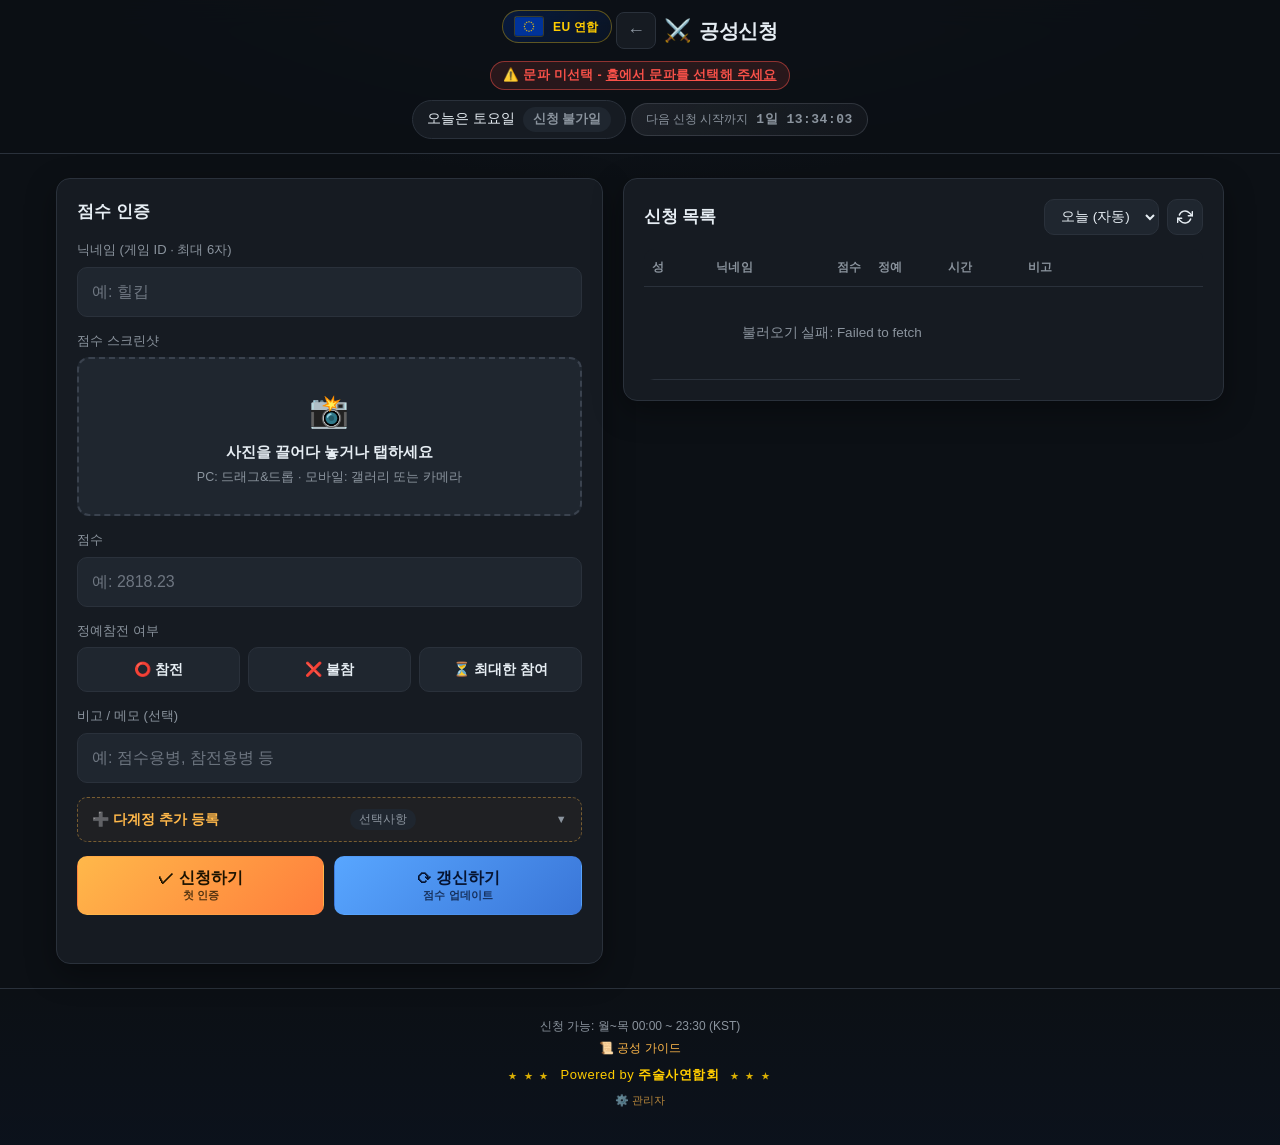
<file: siege.html>
<!DOCTYPE html>
<html lang="ko">
<head>
  <meta charset="UTF-8" />
  <meta name="viewport" content="width=device-width, initial-scale=1.0, viewport-fit=cover" />
  <meta name="theme-color" content="#0e1117" />
  <meta name="apple-mobile-web-app-capable" content="yes" />
  <meta name="apple-mobile-web-app-status-bar-style" content="black-translucent" />
  <title>공성신청 · EU연합 통합시스템</title>
  <meta name="description" content="EU연합 공성 점수 인증 — 스크린샷 OCR로 점수 자동 등록">
  <link rel="manifest" href="manifest.webmanifest">
  <link rel="icon" type="image/svg+xml" href="icon.svg">
  <link rel="apple-touch-icon" href="icon.svg">
  <link rel="stylesheet" href="styles.css?v=40" />
  <link rel="preconnect" href="https://script.google.com" crossorigin>
  <link rel="preconnect" href="https://cdn.jsdelivr.net" crossorigin>
</head>
<body>
  <header class="site-header">
    <div class="eu-flag-bar" aria-label="EU 연합 깃발">
      <svg class="eu-flag-svg" viewBox="0 0 90 60" aria-hidden="true">
        <rect width="90" height="60" fill="#003399"/>
        <g fill="#FFCC00">
          <!-- 12 stars in a circle, radius ~15, center 45,30 -->
          <g id="star-template" transform="translate(0,0)">
            <polygon points="0,-3.5 0.82,-1.08 3.33,-1.08 1.31,0.41 2.06,2.83 0,1.35 -2.06,2.83 -1.31,0.41 -3.33,-1.08 -0.82,-1.08" />
          </g>
        </g>
        <g fill="#FFCC00">
          <g transform="translate(45,30) rotate(0) translate(0,-15)"><polygon points="0,-3.5 0.82,-1.08 3.33,-1.08 1.31,0.41 2.06,2.83 0,1.35 -2.06,2.83 -1.31,0.41 -3.33,-1.08 -0.82,-1.08"/></g>
          <g transform="translate(45,30) rotate(30) translate(0,-15)"><polygon points="0,-3.5 0.82,-1.08 3.33,-1.08 1.31,0.41 2.06,2.83 0,1.35 -2.06,2.83 -1.31,0.41 -3.33,-1.08 -0.82,-1.08"/></g>
          <g transform="translate(45,30) rotate(60) translate(0,-15)"><polygon points="0,-3.5 0.82,-1.08 3.33,-1.08 1.31,0.41 2.06,2.83 0,1.35 -2.06,2.83 -1.31,0.41 -3.33,-1.08 -0.82,-1.08"/></g>
          <g transform="translate(45,30) rotate(90) translate(0,-15)"><polygon points="0,-3.5 0.82,-1.08 3.33,-1.08 1.31,0.41 2.06,2.83 0,1.35 -2.06,2.83 -1.31,0.41 -3.33,-1.08 -0.82,-1.08"/></g>
          <g transform="translate(45,30) rotate(120) translate(0,-15)"><polygon points="0,-3.5 0.82,-1.08 3.33,-1.08 1.31,0.41 2.06,2.83 0,1.35 -2.06,2.83 -1.31,0.41 -3.33,-1.08 -0.82,-1.08"/></g>
          <g transform="translate(45,30) rotate(150) translate(0,-15)"><polygon points="0,-3.5 0.82,-1.08 3.33,-1.08 1.31,0.41 2.06,2.83 0,1.35 -2.06,2.83 -1.31,0.41 -3.33,-1.08 -0.82,-1.08"/></g>
          <g transform="translate(45,30) rotate(180) translate(0,-15)"><polygon points="0,-3.5 0.82,-1.08 3.33,-1.08 1.31,0.41 2.06,2.83 0,1.35 -2.06,2.83 -1.31,0.41 -3.33,-1.08 -0.82,-1.08"/></g>
          <g transform="translate(45,30) rotate(210) translate(0,-15)"><polygon points="0,-3.5 0.82,-1.08 3.33,-1.08 1.31,0.41 2.06,2.83 0,1.35 -2.06,2.83 -1.31,0.41 -3.33,-1.08 -0.82,-1.08"/></g>
          <g transform="translate(45,30) rotate(240) translate(0,-15)"><polygon points="0,-3.5 0.82,-1.08 3.33,-1.08 1.31,0.41 2.06,2.83 0,1.35 -2.06,2.83 -1.31,0.41 -3.33,-1.08 -0.82,-1.08"/></g>
          <g transform="translate(45,30) rotate(270) translate(0,-15)"><polygon points="0,-3.5 0.82,-1.08 3.33,-1.08 1.31,0.41 2.06,2.83 0,1.35 -2.06,2.83 -1.31,0.41 -3.33,-1.08 -0.82,-1.08"/></g>
          <g transform="translate(45,30) rotate(300) translate(0,-15)"><polygon points="0,-3.5 0.82,-1.08 3.33,-1.08 1.31,0.41 2.06,2.83 0,1.35 -2.06,2.83 -1.31,0.41 -3.33,-1.08 -0.82,-1.08"/></g>
          <g transform="translate(45,30) rotate(330) translate(0,-15)"><polygon points="0,-3.5 0.82,-1.08 3.33,-1.08 1.31,0.41 2.06,2.83 0,1.35 -2.06,2.83 -1.31,0.41 -3.33,-1.08 -0.82,-1.08"/></g>
        </g>
      </svg>
      <span class="eu-text">EU 연합</span>
    </div>
    <div class="brand">
      <a href="index.html" class="back-link" aria-label="홈으로 돌아가기" title="홈">←</a>
      <span class="brand-icon" aria-hidden="true">⚔️</span>
      <h1 id="brandTitle">공성신청</h1>
    </div>
    <div class="guild-context" id="guildContext"></div>
    <div class="today-banner" id="todayBanner">
      <span id="todayLabel">오늘은 ...</span>
      <span class="castle-tag" id="castleTag">...</span>
    </div>
    <div class="siege-countdown" id="siegeCountdown" aria-live="off">
      <span class="cd-label">로딩…</span><span class="cd-time">--:--:--</span>
    </div>
  </header>

  <main class="layout">
    <section class="card" id="formCard" aria-labelledby="formTitle">
      <h2 id="formTitle">점수 인증</h2>

      <label class="field">
        <span class="field-label">닉네임 (게임 ID · 최대 6자)</span>
        <input type="text" id="nickname" placeholder="예: 힐킵" maxlength="6" autocomplete="off" enterkeyhint="next" spellcheck="false" />
      </label>

      <div class="field">
        <span class="field-label">점수 스크린샷</span>
        <label class="drop-zone" id="dropZone" for="fileInput">
          <input type="file" id="fileInput" accept="image/*" hidden />
          <div class="drop-inner" id="dropInner">
            <div class="drop-icon" aria-hidden="true">📸</div>
            <p class="drop-title">사진을 끌어다 놓거나 탭하세요</p>
            <p class="drop-sub">PC: 드래그&드롭 · 모바일: 갤러리 또는 카메라</p>
          </div>
        </label>
        <div id="previewWrap" class="preview-wrap" hidden>
          <img id="preview" alt="" />
          <div id="cropOverlay" class="crop-overlay" hidden>
            <div id="cropHint" class="crop-hint">점수 숫자만 드래그로 감싸세요</div>
            <div id="cropRect" class="crop-rect" hidden></div>
          </div>
        </div>
        <div class="preview-actions" id="previewActions" hidden>
          <button type="button" class="ghost small-btn" id="cropBtn">🔍 점수 영역 직접 선택</button>
          <button type="button" class="ghost small-btn" id="clearImgBtn">✕ 이미지 제거</button>
        </div>
      </div>

      <div class="ocr-status" id="ocrStatus" hidden>
        <span class="spinner" aria-hidden="true"></span>
        <span id="ocrStatusText">이미지에서 점수를 읽고 있어요…</span>
      </div>

      <div class="field" id="candidatesField" hidden>
        <span class="field-label">인식된 후보 점수 · 탭해서 선택</span>
        <div class="candidates" id="candidates"></div>
      </div>

      <details class="raw-ocr" id="rawOcrSection" hidden>
        <summary>OCR 원본 텍스트 보기 (디버그)</summary>
        <pre id="rawOcrText"></pre>
      </details>

      <label class="field">
        <span class="field-label">점수</span>
        <input type="text" id="score" placeholder="예: 2818.23" inputmode="decimal" enterkeyhint="next" />
      </label>

      <div class="field">
        <span class="field-label">정예참전 여부</span>
        <div class="segmented" id="eliteSegmented" role="radiogroup" aria-label="정예참전 여부">
          <button type="button" class="seg-btn" data-value="O" role="radio" aria-checked="false">⭕ 참전</button>
          <button type="button" class="seg-btn" data-value="X" role="radio" aria-checked="false">❌ 불참</button>
          <button type="button" class="seg-btn" data-value="최대한 참여" role="radio" aria-checked="false">⏳ 최대한 참여</button>
        </div>
      </div>

      <label class="field">
        <span class="field-label">비고 / 메모 (선택)</span>
        <input type="text" id="note" placeholder="예: 점수용병, 참전용병 등" maxlength="80" enterkeyhint="done" />
      </label>

      <details class="multi-acc-section" id="multiAccSection">
        <summary class="multi-acc-toggle">
          <span class="multi-acc-toggle-label">➕ 다계정 추가 등록</span>
          <span class="multi-acc-count" id="multiAccCount">선택사항</span>
        </summary>
        <div class="multi-acc-hint">
          여러 계정의 점수를 한 번에 등록합니다. 각 행에 닉네임 + 점수 + 정예 선택 후 위 '✓ 신청하기' 또는 '⟳ 갱신하기' 를 누르면 본 계정과 함께 일괄 등록됩니다. <strong>📸</strong> 버튼으로 사진에서 점수 인식 가능.
        </div>
        <div class="multi-acc-list" id="multiAccList"></div>
        <div class="multi-acc-actions">
          <button type="button" class="ghost small-btn" id="addAccBtn">+ 계정 추가</button>
          <button type="button" class="ghost small-btn" id="clearAccBtn" hidden>✕ 모두 비우기</button>
        </div>
      </details>

      <div class="submit-row">
        <button type="button" class="primary submit-btn" id="submitBtn">
          <span>✓ 신청하기</span>
          <small>첫 인증</small>
        </button>
        <button type="button" class="primary submit-btn variant-update" id="updateBtn">
          <span>⟳ 갱신하기</span>
          <small>점수 업데이트</small>
        </button>
      </div>

      <p class="hint" id="formMessage" role="status" aria-live="polite"></p>
    </section>

    <section class="card list-card" aria-labelledby="listTitle">
      <div class="list-header">
        <h2 id="listTitle">신청 목록</h2>
        <div class="filter-bar">
          <select id="castleFilter" aria-label="성 필터">
            <option value="today">오늘 (자동)</option>
            <option value="주작성">월 · 주작성</option>
            <option value="현무성">화 · 현무성</option>
            <option value="청룡성">수 · 청룡성</option>
            <option value="백호성">목 · 백호성</option>
            <option value="all">전체</option>
          </select>
          <button type="button" class="ghost icon-btn" id="refreshBtn" aria-label="새로고침" title="새로고침">
            <svg width="16" height="16" viewBox="0 0 24 24" fill="none" stroke="currentColor" stroke-width="2.2" stroke-linecap="round" stroke-linejoin="round"><polyline points="23 4 23 10 17 10"/><polyline points="1 20 1 14 7 14"/><path d="M3.51 9a9 9 0 0 1 14.85-3.36L23 10M1 14l4.64 4.36A9 9 0 0 0 20.49 15"/></svg>
          </button>
        </div>
      </div>

      <div class="table-wrap" id="entriesScroller">
        <table id="entriesTable">
          <colgroup>
            <col class="col-castle" />
            <col class="col-nick" />
            <col class="col-score" />
            <col class="col-elite" />
            <col class="col-time" />
            <col class="col-note" />
          </colgroup>
          <thead>
            <tr>
              <th>성</th>
              <th>닉네임</th>
              <th class="num">점수</th>
              <th>정예</th>
              <th>시간</th>
              <th>비고</th>
            </tr>
          </thead>
          <tbody id="entriesTbody">
            <tr><td colspan="6" class="empty">불러오는 중…</td></tr>
          </tbody>
        </table>
      </div>
    </section>
  </main>

  <dialog id="confirmDialog" class="dialog">
    <form method="dialog">
      <h3>점수갱신을 하신겁니까?</h3>
      <p id="confirmDetail"></p>
      <menu>
        <button value="cancel" class="ghost">아니요</button>
        <button value="confirm" class="primary" id="confirmYes">예, 갱신합니다</button>
      </menu>
    </form>
  </dialog>

  <dialog id="configDialog" class="dialog">
    <form method="dialog">
      <h3>Apps Script 엔드포인트 설정</h3>
      <p class="hint">최초 1회만 입력하시면 됩니다. Apps Script 를 웹앱으로 배포한 뒤 받은 URL 을 붙여넣어 주세요.</p>
      <input type="url" id="endpointInput" placeholder="https://script.google.com/macros/s/.../exec" required />
      <menu>
        <button value="cancel" class="ghost" type="button" id="configCancel">취소</button>
        <button value="save" class="primary" id="configSave">저장</button>
      </menu>
    </form>
  </dialog>

  <dialog id="memberWarnDialog" class="dialog dialog-warn">
    <form method="dialog">
      <h3>⚠️ 등록된 문원이 아닙니다</h3>
      <p id="memberWarnDetail">입력하신 닉네임은 문파원 명단에 없습니다. 닉네임을 다시 확인하시거나, 문주/부방장에게 문의해 주세요.</p>
      <menu>
        <button value="ok" class="primary">확인</button>
      </menu>
    </form>
  </dialog>

  <footer class="site-footer">
    <div class="footer-line">신청 가능: 월~목 00:00 ~ 23:30 (KST)</div>
    <div class="footer-line">
      <a href="guide.html">📜 공성 가이드</a>
    </div>
    <div class="footer-line footer-powered">
      <span class="eu-stars-mini" aria-hidden="true">★ ★ ★</span>
      Powered by <strong>주술사연합회</strong>
      <span class="eu-stars-mini" aria-hidden="true">★ ★ ★</span>
    </div>
    <div class="footer-line footer-admin">
      <a href="admin.html">⚙️ 관리자</a>
      <span class="admin-zone"><a href="#" id="openConfig" hidden>· 엔드포인트 설정</a></span>
    </div>
  </footer>

  <script src="shared.js?v=40" defer></script>
  <script src="app.js?v=40" defer></script>
</body>
</html>
</file>
<file: styles.css>
/* =========================================
   주스터콜 공성신청 — 모바일/데스크톱 통합 스타일
   ========================================= */

:root {
  --bg: #0c1015;
  --bg-grad: radial-gradient(1200px 600px at 50% -20%, #1a2434 0%, #0c1015 60%);
  --panel: #161b22;
  --panel-2: #1f262f;
  --panel-3: #262d37;
  --border: #2a313b;
  --border-strong: #3a424e;
  --text: #e6edf3;
  --muted: #8b949e;
  --muted-2: #6e7681;
  --accent: #ffb84a;
  --accent-2: #ff7e3c;
  --success: #2ea043;
  --danger: #f85149;
  --info: #58a6ff;

  --safe-top: env(safe-area-inset-top, 0px);
  --safe-bottom: env(safe-area-inset-bottom, 0px);
  --safe-left: env(safe-area-inset-left, 0px);
  --safe-right: env(safe-area-inset-right, 0px);

  --radius: 14px;
  --radius-sm: 10px;
  --shadow-lg: 0 10px 30px rgba(0, 0, 0, 0.35);
}

* { box-sizing: border-box; }

/* hidden 속성을 모든 display 보다 우선 */
[hidden] { display: none !important; }

html, body {
  margin: 0;
  padding: 0;
  background: var(--bg);
  background-image: var(--bg-grad);
  background-attachment: fixed;
  color: var(--text);
  font-family: -apple-system, BlinkMacSystemFont, "Segoe UI", "Apple SD Gothic Neo",
               "Noto Sans KR", Roboto, sans-serif;
  font-size: 16px;
  line-height: 1.5;
  -webkit-font-smoothing: antialiased;
  -webkit-text-size-adjust: 100%;
  min-height: 100vh;
}

button { font: inherit; cursor: pointer; }
input, select, textarea, button { font: inherit; color: inherit; }

/* ===== Header ===== */

.site-header {
  padding:
    calc(10px + var(--safe-top))
    calc(16px + var(--safe-right))
    14px
    calc(16px + var(--safe-left));
  text-align: center;
  border-bottom: 1px solid var(--border);
  position: sticky;
  top: 0;
  z-index: 10;
  background: rgba(12, 16, 21, 0.85);
  -webkit-backdrop-filter: saturate(140%) blur(14px);
  backdrop-filter: saturate(140%) blur(14px);
}

/* EU 깃발 바 */
.eu-flag-bar {
  display: inline-flex;
  align-items: center;
  gap: 10px;
  padding: 6px 12px;
  margin-bottom: 10px;
  background: linear-gradient(135deg, rgba(0, 51, 153, 0.3), rgba(0, 51, 153, 0.1));
  border: 1px solid rgba(255, 204, 0, 0.35);
  border-radius: 999px;
  font-size: 12px;
  letter-spacing: 0.3px;
}

.eu-flag-svg {
  width: 28px;
  height: 19px;
  border-radius: 2px;
  display: block;
  box-shadow: 0 0 0 1px rgba(255, 204, 0, 0.2);
}

.eu-text {
  color: #FFCC00;
  font-weight: 700;
}

.brand {
  display: inline-flex;
  align-items: center;
  gap: 10px;
}

.brand-icon { font-size: 22px; }

.site-header h1 {
  margin: 0;
  font-size: 20px;
  font-weight: 700;
  letter-spacing: -0.3px;
}

.brand {
  display: inline-flex;
  align-items: center;
  gap: 8px;
}

.back-link {
  color: var(--muted);
  text-decoration: none;
  font-size: 18px;
  padding: 4px 10px;
  border-radius: 8px;
  background: var(--panel);
  border: 1px solid var(--border);
  transition: color 0.15s, border-color 0.15s;
}

.back-link:hover { color: var(--accent); border-color: var(--accent); }

.guild-context {
  margin-top: 8px;
}

.guild-badge {
  display: inline-block;
  padding: 4px 12px;
  background: linear-gradient(135deg, rgba(255, 204, 0, 0.15), rgba(0, 51, 153, 0.15));
  border: 1px solid rgba(255, 204, 0, 0.35);
  border-radius: 999px;
  font-size: 12.5px;
  font-weight: 700;
  color: #FFCC00;
  letter-spacing: 0.3px;
}

.guild-badge.warn {
  background: rgba(248, 81, 73, 0.12);
  border-color: rgba(248, 81, 73, 0.5);
  color: var(--danger);
}

.guild-badge a {
  color: inherit;
  text-decoration: underline;
}

.today-banner {
  margin-top: 10px;
  display: inline-flex;
  align-items: center;
  gap: 8px;
  padding: 6px 14px;
  background: var(--panel);
  border: 1px solid var(--border);
  border-radius: 999px;
  font-size: 13.5px;
}

.castle-tag {
  padding: 3px 10px;
  border-radius: 999px;
  background: linear-gradient(135deg, var(--accent), var(--accent-2));
  color: #1c1300;
  font-weight: 700;
  font-size: 12.5px;
  white-space: nowrap;
}

.castle-tag.disabled {
  background: var(--panel-2);
  color: var(--muted);
}

/* ===== 공성 카운트다운 ===== */

.siege-countdown {
  margin-top: 8px;
  display: inline-flex;
  align-items: center;
  gap: 8px;
  padding: 6px 14px;
  background: linear-gradient(135deg, rgba(0, 51, 153, 0.20), rgba(255, 204, 0, 0.10));
  border: 1px solid rgba(255, 204, 0, 0.35);
  border-radius: 999px;
  font-size: 13px;
  color: var(--text);
  font-variant-numeric: tabular-nums;
  transition: background 0.3s, border-color 0.3s, color 0.3s;
}

.siege-countdown .cd-label {
  font-size: 11.5px;
  color: var(--muted);
  font-weight: 500;
}

.siege-countdown .cd-time {
  font-weight: 800;
  font-family: ui-monospace, SFMono-Regular, Menlo, monospace;
  color: #FFCC00;
  letter-spacing: 0.5px;
}

.siege-countdown.offday {
  background: linear-gradient(135deg, rgba(110, 118, 129, 0.18), rgba(110, 118, 129, 0.08));
  border-color: rgba(110, 118, 129, 0.30);
}

.siege-countdown.offday .cd-time {
  color: var(--muted);
}

.siege-countdown.urgent {
  background: linear-gradient(135deg, rgba(248, 81, 73, 0.25), rgba(248, 81, 73, 0.12));
  border-color: rgba(248, 81, 73, 0.55);
  animation: countdown-pulse 1.2s ease-in-out infinite;
}

.siege-countdown.urgent .cd-time {
  color: #ff8a82;
  text-shadow: 0 0 8px rgba(248, 81, 73, 0.45);
}

.siege-countdown.urgent .cd-label {
  color: #ff8a82;
  font-weight: 700;
}

@keyframes countdown-pulse {
  0%, 100% { box-shadow: 0 0 0 0 rgba(248, 81, 73, 0.35); }
  50%      { box-shadow: 0 0 0 6px rgba(248, 81, 73, 0); }
}

/* ===== Layout ===== */

.layout {
  max-width: 720px;
  margin: 0 auto;
  padding:
    16px
    calc(16px + var(--safe-right))
    16px
    calc(16px + var(--safe-left));
  display: flex;
  flex-direction: column;
  gap: 16px;
}

/* desktop 2-column */
@media (min-width: 960px) {
  .layout {
    max-width: 1200px;
    display: grid;
    grid-template-columns: minmax(0, 1fr) minmax(0, 1.1fr);
    align-items: start;
    gap: 20px;
    padding-top: 24px;
    padding-bottom: 24px;
  }
  .list-card { position: sticky; top: 92px; max-height: calc(100vh - 110px); display: flex; flex-direction: column; }
  .list-card .table-wrap { flex: 1; overflow-y: auto; }
}

/* ===== Card ===== */

.card {
  background: var(--panel);
  border: 1px solid var(--border);
  border-radius: var(--radius);
  padding: 20px;
  box-shadow: var(--shadow-lg);
}

@media (max-width: 480px) {
  .card { padding: 16px; border-radius: 12px; }
}

.card h2 {
  margin: 0 0 16px;
  font-size: 17px;
  font-weight: 700;
}

/* ===== Form fields ===== */

.field {
  display: flex;
  flex-direction: column;
  gap: 7px;
  margin-bottom: 14px;
}

.field-label {
  font-size: 13px;
  color: var(--muted);
  font-weight: 500;
}

.field input[type="text"],
.field input[type="url"] {
  background: var(--panel-2);
  border: 1px solid var(--border);
  border-radius: var(--radius-sm);
  padding: 12px 14px;
  font-size: 16px; /* iOS zoom 방지 */
  outline: none;
  transition: border-color 0.15s, background 0.15s;
  width: 100%;
}

.field input:focus {
  border-color: var(--accent);
  background: var(--panel-3);
}

.field input::placeholder {
  color: var(--muted-2);
}

/* ===== Drop zone ===== */

.drop-zone {
  display: block;
  border: 2px dashed var(--border-strong);
  border-radius: 12px;
  padding: 28px 16px;
  background: var(--panel-2);
  transition: border-color 0.15s, background 0.15s, transform 0.05s;
  cursor: pointer;
  text-align: center;
  user-select: none;
  -webkit-user-select: none;
  -webkit-tap-highlight-color: transparent;
}

.drop-zone:active { transform: scale(0.997); }
.drop-zone:hover { border-color: var(--accent); }
.drop-zone.dragover {
  border-color: var(--accent);
  background: rgba(255, 184, 74, 0.08);
}

.drop-inner { pointer-events: none; }
.drop-icon { font-size: 32px; margin-bottom: 6px; }
.drop-title {
  margin: 0;
  font-size: 15px;
  color: var(--text);
  font-weight: 600;
}
.drop-sub {
  margin: 4px 0 0;
  font-size: 12.5px;
  color: var(--muted);
}

.preview-wrap {
  position: relative;
  margin: 14px 0 0;
  display: block;
  user-select: none;
  -webkit-user-select: none;
}

#preview {
  display: block;
  max-width: 100%;
  max-height: 280px;
  margin: 0 auto;
  border-radius: var(--radius-sm);
  border: 1px solid var(--border);
  object-fit: contain;
}

@media (min-width: 960px) {
  #preview { max-height: 360px; }
}

.crop-overlay {
  position: absolute;
  inset: 0;
  cursor: crosshair;
  background: rgba(0, 0, 0, 0.25);
  border-radius: var(--radius-sm);
  touch-action: none;
}

.crop-hint {
  position: absolute;
  top: 10px;
  left: 50%;
  transform: translateX(-50%);
  background: rgba(255, 184, 74, 0.95);
  color: #1c1300;
  padding: 6px 14px;
  border-radius: 999px;
  font-size: 13px;
  font-weight: 700;
  pointer-events: none;
  white-space: nowrap;
}

.crop-rect {
  position: absolute;
  border: 2px solid var(--accent);
  background: rgba(255, 184, 74, 0.12);
  pointer-events: none;
  box-shadow: 0 0 0 9999px rgba(0, 0, 0, 0.35);
}

.preview-actions {
  display: flex;
  gap: 8px;
  justify-content: center;
  margin-top: 10px;
  flex-wrap: wrap;
}

.small-btn {
  padding: 7px 12px;
  font-size: 13px;
  min-height: 34px;
}

.link-btn-inline {
  background: transparent;
  border: none;
  color: var(--accent);
  text-decoration: underline;
  cursor: pointer;
  padding: 0;
  font: inherit;
}
.link-btn-inline:hover { filter: brightness(1.15); }

/* ===== Segmented control (정예참전 여부) ===== */

.segmented {
  display: grid;
  grid-template-columns: repeat(3, 1fr);
  gap: 8px;
}

@media (max-width: 380px) {
  .segmented { grid-template-columns: 1fr; }
}

.seg-btn {
  background: var(--panel-2);
  border: 1px solid var(--border);
  border-radius: var(--radius-sm);
  color: var(--text);
  padding: 11px 8px;
  font-size: 14px;
  font-weight: 600;
  cursor: pointer;
  transition: border-color 0.15s, background 0.15s, transform 0.05s;
  min-height: 44px;
  -webkit-tap-highlight-color: transparent;
}

.seg-btn:hover { background: var(--panel-3); }
.seg-btn:active { transform: scale(0.97); }

.seg-btn.selected {
  background: rgba(255, 184, 74, 0.15);
  border-color: var(--accent);
  color: var(--accent);
}

.elite-pill {
  display: inline-block;
  padding: 2px 8px;
  border-radius: 999px;
  font-size: 11px;
  font-weight: 700;
  white-space: nowrap;
}

.elite-O { background: rgba(46, 160, 67, 0.18); color: #69d586; }
.elite-X { background: rgba(248, 81, 73, 0.18); color: #ff8a82; }
.elite-MAX { background: rgba(88, 166, 255, 0.18); color: #6fb5ff; }
.elite-NONE { color: var(--muted-2); font-size: 11px; }

/* ===== OCR status / candidates ===== */

.ocr-status {
  display: flex;
  align-items: center;
  gap: 10px;
  padding: 10px 12px;
  margin-bottom: 14px;
  background: rgba(88, 166, 255, 0.08);
  border: 1px solid rgba(88, 166, 255, 0.25);
  border-radius: var(--radius-sm);
  color: var(--text);
  font-size: 13.5px;
  line-height: 1.4;
}

.spinner {
  flex: 0 0 14px;
  width: 14px;
  height: 14px;
  border: 2px solid var(--border);
  border-top-color: var(--accent);
  border-radius: 50%;
  animation: spin 0.8s linear infinite;
}

@keyframes spin { to { transform: rotate(360deg); } }

.candidates {
  display: flex;
  flex-wrap: wrap;
  gap: 8px;
}

.candidate-chip {
  background: var(--panel-2);
  border: 1px solid var(--border);
  border-radius: 999px;
  padding: 9px 14px;
  font-size: 14px;
  font-family: ui-monospace, SFMono-Regular, Menlo, monospace;
  font-weight: 600;
  transition: border-color 0.12s, background 0.12s, transform 0.06s;
  min-height: 36px;
  -webkit-tap-highlight-color: transparent;
}

.candidate-chip:hover { border-color: var(--accent); background: var(--panel-3); }
.candidate-chip:active { transform: scale(0.96); }

.candidate-chip.primary-match {
  background: rgba(255, 184, 74, 0.14);
  border-color: var(--accent);
  color: var(--accent);
  font-weight: 700;
}

.raw-ocr {
  margin-bottom: 14px;
  border: 1px solid var(--border);
  border-radius: var(--radius-sm);
  background: var(--panel-2);
  font-size: 12.5px;
}

.raw-ocr summary {
  padding: 8px 12px;
  cursor: pointer;
  color: var(--muted);
  user-select: none;
}

.raw-ocr summary:hover { color: var(--text); }

.raw-ocr pre {
  margin: 0;
  padding: 0 12px 12px;
  max-height: 200px;
  overflow: auto;
  white-space: pre-wrap;
  word-break: break-word;
  font-family: ui-monospace, SFMono-Regular, Menlo, monospace;
  color: var(--muted);
}

/* ===== Buttons ===== */

.primary, .ghost {
  border-radius: var(--radius-sm);
  padding: 12px 18px;
  border: 1px solid transparent;
  transition: filter 0.15s, background 0.15s, transform 0.05s;
  font-weight: 600;
  min-height: 44px;
  display: inline-flex;
  align-items: center;
  justify-content: center;
  gap: 6px;
}

.primary {
  background: linear-gradient(135deg, var(--accent), var(--accent-2));
  color: #1c1300;
  font-weight: 700;
}

.primary:hover { filter: brightness(1.08); }
.primary:active { transform: scale(0.98); }
.primary:disabled { opacity: 0.55; cursor: not-allowed; filter: none; transform: none; }

.submit-btn { width: 100%; font-size: 16px; padding: 12px 16px; min-height: 56px; flex-direction: column; gap: 2px; line-height: 1.15; }
.submit-btn small { font-size: 11px; font-weight: 600; opacity: 0.75; }

.submit-row {
  display: grid;
  grid-template-columns: 1fr 1fr;
  gap: 10px;
}

.submit-btn.variant-update {
  background: linear-gradient(135deg, #58a6ff, #3a76d8);
  color: #061330;
}
.submit-btn.variant-update:hover { filter: brightness(1.1); }

.ghost {
  background: var(--panel-2);
  border-color: var(--border);
  color: var(--text);
}
.ghost:hover { background: var(--panel-3); }
.ghost:active { transform: scale(0.98); }

.icon-btn { width: 36px; height: 36px; padding: 0; min-height: 36px; }
.icon-btn svg { display: block; }

/* ===== 다계정 추가 등록 ===== */
.multi-acc-section {
  margin: 6px 0 14px;
  border: 1px dashed rgba(255, 184, 74, 0.4);
  border-radius: var(--radius-sm);
  background: rgba(255, 184, 74, 0.04);
  overflow: hidden;
}

.multi-acc-toggle {
  cursor: pointer;
  padding: 11px 14px;
  font-size: 14px;
  font-weight: 700;
  color: var(--accent);
  user-select: none;
  -webkit-user-select: none;
  -webkit-tap-highlight-color: transparent;
  display: flex;
  align-items: center;
  justify-content: space-between;
  list-style: none;
}

.multi-acc-toggle::-webkit-details-marker { display: none; }
.multi-acc-toggle::after {
  content: "▼";
  font-size: 11px;
  color: var(--muted);
  transition: transform 0.2s;
  margin-left: 8px;
}
.multi-acc-section[open] .multi-acc-toggle::after { transform: rotate(180deg); }

.multi-acc-toggle:hover { background: rgba(255, 184, 74, 0.06); }
.multi-acc-toggle-label { display: inline-flex; align-items: center; gap: 6px; }
.multi-acc-count {
  font-size: 11.5px;
  color: var(--muted);
  font-weight: 500;
  background: var(--panel-2);
  padding: 2px 9px;
  border-radius: 999px;
}
.multi-acc-count.active {
  background: rgba(255, 184, 74, 0.18);
  color: var(--accent);
  font-weight: 700;
}

.multi-acc-section[open] .multi-acc-toggle { border-bottom: 1px solid var(--border); }

.multi-acc-hint {
  padding: 10px 14px;
  font-size: 12px;
  color: var(--muted);
  background: rgba(0, 0, 0, 0.15);
  border-bottom: 1px solid var(--border);
  line-height: 1.5;
}

.multi-acc-hint strong { color: var(--accent); }

.multi-acc-list {
  display: flex;
  flex-direction: column;
  gap: 8px;
  padding: 10px 12px;
}

.multi-acc-list:empty { display: none; }

.multi-acc-row {
  display: flex;
  flex-direction: column;
  gap: 8px;
  padding: 10px;
  background: var(--panel);
  border: 1px solid var(--border);
  border-radius: var(--radius-sm);
  position: relative;
  transition: border-color 0.15s;
}

.multi-acc-row:focus-within { border-color: var(--accent); }

.multi-acc-row-head {
  display: flex;
  align-items: center;
  gap: 8px;
}

.multi-acc-num {
  flex: 0 0 auto;
  font-weight: 800;
  color: var(--accent);
  font-size: 13px;
  font-variant-numeric: tabular-nums;
  background: rgba(255, 184, 74, 0.14);
  padding: 5px 10px;
  border-radius: 6px;
  text-align: center;
}

.multi-acc-row input[type="text"] {
  background: var(--panel-2);
  border: 1px solid var(--border);
  border-radius: 7px;
  padding: 9px 11px;
  font-size: 14px;
  outline: none;
  min-width: 0;
  transition: border-color 0.15s;
}

.multi-acc-row input[type="text"]:focus { border-color: var(--accent); }

.multi-nick {
  flex: 1 1 auto;
  font-weight: 600;
}

/* 행 안의 작은 드롭존 */
.multi-drop-zone {
  display: block;
  background: var(--panel-2);
  border: 1.5px dashed var(--border-strong);
  border-radius: var(--radius-sm);
  padding: 14px 12px;
  cursor: pointer;
  text-align: center;
  position: relative;
  -webkit-tap-highlight-color: transparent;
  user-select: none;
  -webkit-user-select: none;
  transition: border-color 0.15s, background 0.15s, transform 0.05s;
}

.multi-drop-zone:hover { border-color: var(--accent); }
.multi-drop-zone:active { transform: scale(0.997); }

.multi-drop-zone.dragover {
  border-color: var(--accent);
  background: rgba(255, 184, 74, 0.08);
}

.multi-drop-zone.processing { border-color: var(--accent); border-style: solid; }
.multi-drop-zone.done {
  border-color: var(--success);
  border-style: solid;
  background: rgba(46, 160, 67, 0.06);
}
.multi-drop-zone.error-state {
  border-color: var(--danger);
  border-style: solid;
  background: rgba(248, 81, 73, 0.06);
}

.multi-drop-zone input[type="file"] { display: none; }

.multi-drop-default {
  display: flex;
  align-items: center;
  justify-content: center;
  gap: 8px;
  pointer-events: none;
}

.multi-drop-icon { font-size: 22px; }
.multi-drop-text { font-size: 13.5px; color: var(--text); font-weight: 600; }
.multi-drop-sub { font-size: 11.5px; color: var(--muted); margin-top: 2px; }

.multi-drop-preview {
  display: flex;
  align-items: center;
  gap: 10px;
  pointer-events: none;
  text-align: left;
}

.multi-drop-img {
  width: 60px;
  height: 42px;
  object-fit: cover;
  border-radius: 6px;
  border: 1px solid var(--border);
  flex: 0 0 auto;
}

.multi-drop-status {
  flex: 1;
  font-size: 12.5px;
  color: var(--muted);
  line-height: 1.4;
  display: flex;
  align-items: center;
  gap: 6px;
  min-width: 0;
}

.multi-drop-status .multi-drop-spinner {
  flex: 0 0 12px;
  width: 12px;
  height: 12px;
  border: 2px solid var(--border);
  border-top-color: var(--accent);
  border-radius: 50%;
  animation: spin 0.7s linear infinite;
}

.multi-drop-status.success { color: #69d586; font-weight: 600; }
.multi-drop-status.error { color: #ff8a82; }

.multi-drop-zone .multi-drop-clear {
  position: absolute;
  top: 4px;
  right: 4px;
  background: rgba(0, 0, 0, 0.55);
  border: none;
  color: white;
  width: 22px;
  height: 22px;
  border-radius: 50%;
  cursor: pointer;
  font-size: 11px;
  display: none;
  align-items: center;
  justify-content: center;
  pointer-events: auto;
  padding: 0;
  line-height: 1;
}

.multi-drop-zone.has-file .multi-drop-clear { display: flex; }
.multi-drop-zone.has-file .multi-drop-clear:hover { background: var(--danger); }

.multi-acc-row-bottom {
  display: flex;
  align-items: center;
  gap: 8px;
  flex-wrap: wrap;
}

.multi-score {
  flex: 1 1 110px;
  text-align: right;
  font-variant-numeric: tabular-nums;
  font-family: ui-monospace, SFMono-Regular, Menlo, monospace;
}

.multi-elite-mini {
  flex: 0 0 auto;
  display: inline-flex;
  gap: 2px;
  padding: 2px;
  background: var(--panel-2);
  border-radius: 8px;
  border: 1px solid var(--border);
}

.multi-elite-mini button {
  background: transparent;
  border: none;
  border-radius: 6px;
  padding: 7px 10px;
  font-size: 14px;
  cursor: pointer;
  min-width: 36px;
  min-height: 32px;
  display: inline-flex;
  align-items: center;
  justify-content: center;
  -webkit-tap-highlight-color: transparent;
  transition: background 0.12s;
}

.multi-elite-mini button:hover { background: rgba(255, 184, 74, 0.08); }

.multi-elite-mini button.selected {
  background: rgba(255, 184, 74, 0.22);
  outline: 1px solid var(--accent);
}

.multi-rm {
  flex: 0 0 auto;
  background: transparent;
  border: 1px solid var(--border);
  border-radius: 6px;
  color: var(--muted);
  width: 32px;
  height: 32px;
  font-size: 13px;
  cursor: pointer;
  padding: 0;
  margin-left: auto;
  display: inline-flex;
  align-items: center;
  justify-content: center;
  -webkit-tap-highlight-color: transparent;
  transition: background 0.12s, color 0.12s, border-color 0.12s;
}

.multi-rm:hover {
  background: rgba(248, 81, 73, 0.18);
  color: var(--danger);
  border-color: rgba(248, 81, 73, 0.4);
}

.multi-acc-actions {
  display: flex;
  gap: 8px;
  padding: 0 12px 12px;
  flex-wrap: wrap;
}

@media (max-width: 480px) {
  .multi-acc-row { padding: 9px; gap: 7px; }
  .multi-acc-num { font-size: 12px; padding: 4px 8px; }
  .multi-acc-row input[type="text"] { padding: 8px 10px; font-size: 13.5px; }
  .multi-drop-zone { padding: 12px 10px; }
  .multi-drop-icon { font-size: 18px; }
  .multi-drop-text { font-size: 12.5px; }
  .multi-drop-img { width: 48px; height: 34px; }
  .multi-elite-mini button { padding: 6px 8px; min-width: 32px; min-height: 30px; font-size: 13px; }
  .multi-rm { width: 30px; height: 30px; }
  .multi-acc-toggle { padding: 10px 12px; font-size: 13.5px; }
  .multi-acc-hint { font-size: 11.5px; padding: 9px 12px; }
}

/* ===== Messages / hints ===== */

.hint {
  font-size: 13px;
  color: var(--muted);
  margin: 12px 0 0;
  text-align: center;
  min-height: 1.2em;
}

.hint.error { color: var(--danger); font-weight: 600; }
.hint.success { color: var(--success); font-weight: 600; }

/* ===== List card ===== */

.list-header {
  display: flex;
  justify-content: space-between;
  align-items: center;
  gap: 10px;
  margin-bottom: 14px;
  flex-wrap: wrap;
}

.list-header h2 { margin: 0; font-size: 17px; font-weight: 700; }

.filter-bar {
  display: flex;
  gap: 8px;
  align-items: center;
}

.filter-bar select {
  background: var(--panel-2);
  border: 1px solid var(--border);
  border-radius: var(--radius-sm);
  padding: 8px 12px;
  font-size: 13.5px;
  cursor: pointer;
  outline: none;
  height: 36px;
}

.filter-bar select:focus { border-color: var(--accent); }

.table-wrap {
  overflow-x: auto;
  -webkit-overflow-scrolling: touch;
  border-radius: var(--radius-sm);
}

table {
  width: 100%;
  border-collapse: collapse;
  font-size: 14px;
  table-layout: fixed;
}

/* 컬럼 너비: 성/닉네임/점수/정예/시간/비고 */
table col.col-castle { width: 64px; }
table col.col-nick { width: 82px; }
table col.col-score { width: 80px; }
table col.col-elite { width: 70px; }
table col.col-time { width: 80px; }
table col.col-note { width: auto; }

th, td {
  text-align: left;
  padding: 10px 8px;
  border-bottom: 1px solid var(--border);
  vertical-align: middle;
  overflow: hidden;
  text-overflow: ellipsis;
  white-space: nowrap;
}

th {
  color: var(--muted);
  font-weight: 600;
  font-size: 11.5px;
  text-transform: uppercase;
  letter-spacing: 0.5px;
  position: sticky;
  top: 0;
  background: var(--panel);
  z-index: 1;
  white-space: nowrap;
}

th.num, td.num { text-align: right; }

td.empty {
  text-align: center;
  color: var(--muted);
  padding: 36px 12px;
  font-size: 13.5px;
  white-space: normal;
}

tbody tr { transition: background 0.1s; }
tbody tr:hover { background: rgba(255, 255, 255, 0.02); }

.score-cell {
  font-family: ui-monospace, SFMono-Regular, Menlo, monospace;
  font-weight: 700;
  text-align: right;
  white-space: nowrap;
  font-variant-numeric: tabular-nums;
}

.castle-pill {
  display: inline-block;
  padding: 3px 8px;
  border-radius: 999px;
  font-size: 11px;
  font-weight: 700;
  white-space: nowrap;
  letter-spacing: 0.2px;
  line-height: 1.4;
}

.pill-주작성 { background: rgba(248, 81, 73, 0.18); color: #ff8a82; }
.pill-현무성 { background: rgba(88, 166, 255, 0.18); color: #6fb5ff; }
.pill-청룡성 { background: rgba(46, 160, 67, 0.18); color: #69d586; }
.pill-백호성 { background: rgba(230, 237, 243, 0.20); color: #e6edf3; }

.time-cell {
  font-variant-numeric: tabular-nums;
  color: var(--muted);
  font-size: 12.5px;
  white-space: nowrap;
}

.nick-cell {
  font-weight: 600;
  white-space: nowrap;
}

.note-cell {
  color: var(--muted);
  font-size: 12.5px;
  white-space: nowrap;
}

/* ===== Dialog ===== */

.dialog {
  border: 1px solid var(--border);
  background: var(--panel);
  color: var(--text);
  border-radius: var(--radius);
  padding: 22px;
  max-width: 380px;
  width: calc(100% - 32px);
  box-shadow: var(--shadow-lg);
}

.dialog::backdrop {
  background: rgba(0, 0, 0, 0.6);
  -webkit-backdrop-filter: blur(4px);
  backdrop-filter: blur(4px);
}

.dialog h3 { margin: 0 0 10px; font-size: 18px; font-weight: 700; }
.dialog p { margin: 0 0 16px; color: var(--muted); font-size: 14px; }

.dialog input {
  width: 100%;
  background: var(--panel-2);
  border: 1px solid var(--border);
  border-radius: var(--radius-sm);
  padding: 12px 14px;
  font-size: 14px;
  margin-bottom: 16px;
  outline: none;
}

.dialog input:focus { border-color: var(--accent); }

.dialog menu {
  display: flex;
  gap: 8px;
  justify-content: flex-end;
  padding: 0;
  margin: 0;
}

/* ===== Footer ===== */

.site-footer {
  padding:
    24px
    calc(16px + var(--safe-right))
    calc(32px + var(--safe-bottom))
    calc(16px + var(--safe-left));
  text-align: center;
  color: var(--muted);
  font-size: 12px;
  border-top: 1px solid var(--border);
  background: linear-gradient(180deg, transparent, rgba(0, 51, 153, 0.05));
}

.footer-line {
  margin: 4px 0;
}

.footer-powered {
  font-size: 13px;
  color: #FFCC00;
  letter-spacing: 0.5px;
  margin: 8px 0;
}

.footer-powered strong {
  color: #FFCC00;
  font-weight: 800;
}

.eu-stars-mini {
  color: #FFCC00;
  letter-spacing: 2px;
  font-size: 9px;
  opacity: 0.85;
  margin: 0 6px;
}

.footer-admin {
  margin-top: 8px;
  font-size: 11px;
  opacity: 0.7;
}

.site-footer a {
  color: var(--accent);
  text-decoration: none;
  padding: 4px 6px;
}

.site-footer a:hover { text-decoration: underline; }

.dialog-warn h3 { color: var(--danger); }
.dialog-warn p { color: var(--text); font-size: 14.5px; line-height: 1.6; }

/* ===== Animations ===== */

@keyframes pop-in {
  from { opacity: 0; transform: translateY(-4px); }
  to { opacity: 1; transform: translateY(0); }
}

tbody tr.new {
  animation: pop-in 0.3s ease;
}

/* ===== Mobile fine tuning ===== */

@media (max-width: 640px) {
  .layout { padding-left: calc(12px + var(--safe-left)); padding-right: calc(12px + var(--safe-right)); gap: 14px; }
  .site-header h1 { font-size: 18px; }
  .brand-icon { font-size: 20px; }
  .today-banner { font-size: 12.5px; padding: 5px 12px; }
  .card h2, .list-header h2 { font-size: 16px; }
  .card { padding: 16px; }

  .field input[type="text"],
  .field input[type="url"] { padding: 11px 13px; }

  .drop-zone { padding: 22px 12px; }
  .drop-icon { font-size: 28px; }
  .drop-title { font-size: 14px; }
  .drop-sub { font-size: 11.5px; }

  .seg-btn {
    padding: 10px 4px;
    font-size: 13px;
    line-height: 1.2;
    word-break: keep-all;
  }

  .submit-btn { font-size: 15px; min-height: 52px; }
  .submit-btn small { font-size: 10.5px; }

  th, td { padding: 9px 7px; font-size: 13px; }
  th { font-size: 10.5px; }

  table col.col-castle { width: 56px; }
  table col.col-nick { width: 74px; }
  table col.col-score { width: 72px; }
  table col.col-elite { width: 56px; }
  table col.col-time { width: 70px; }

  .castle-pill { font-size: 10.5px; padding: 2px 7px; }
  .filter-bar select { font-size: 12.5px; padding: 7px 10px; height: 34px; }
}

@media (max-width: 480px) {
  .site-header { padding-left: calc(12px + var(--safe-right)); padding-right: calc(12px + var(--safe-left)); }
  .site-header h1 { font-size: 17px; }
  .today-banner { font-size: 12px; }
  .castle-tag { font-size: 11.5px; padding: 2px 8px; }
  .guild-badge { font-size: 11.5px; padding: 3px 10px; }

  .submit-row { gap: 8px; }
  .submit-btn { font-size: 14.5px; }
  .submit-btn small { font-size: 10px; }

  .ocr-status { font-size: 12.5px; padding: 9px 11px; }
  .candidate-chip { font-size: 13px; padding: 8px 12px; }
}

@media (max-width: 380px) {
  .seg-btn { font-size: 12px; padding: 9px 2px; }
  .submit-btn { font-size: 13.5px; min-height: 48px; }
  .submit-btn small { font-size: 9.5px; }
  th, td { padding: 8px 5px; font-size: 12px; }
  th { font-size: 10px; }
}

/* ===== Print (just in case) ===== */
@media print {
  .site-header, .site-footer, #formCard { display: none; }
  body { background: white; color: black; }
  .card { border: 1px solid #ccc; box-shadow: none; }
}
</file>
<file: landing.css>
/* ========================================
   EU연합 통합시스템 - 랜딩 페이지
   ======================================== */

.landing-body {
  background-image:
    radial-gradient(900px 500px at 50% -10%, rgba(0, 51, 153, 0.4) 0%, transparent 65%),
    radial-gradient(1200px 600px at 50% -20%, #1a2434 0%, #0c1015 60%);
}

.landing-hero {
  text-align: center;
  padding:
    calc(40px + var(--safe-top))
    calc(16px + var(--safe-right))
    32px
    calc(16px + var(--safe-left));
}

.eu-flag-bar.large {
  margin-bottom: 20px;
  padding: 10px 16px;
  background: linear-gradient(135deg, rgba(0, 51, 153, 0.5), rgba(0, 51, 153, 0.2));
  border-width: 2px;
}

.eu-flag-svg.large {
  width: 60px;
  height: 40px;
}

.hero-title {
  margin: 0 0 8px;
  font-size: 32px;
  font-weight: 800;
  letter-spacing: -0.5px;
  background: linear-gradient(135deg, #FFCC00, #FFE680);
  -webkit-background-clip: text;
  background-clip: text;
  color: transparent;
}

@media (min-width: 600px) {
  .hero-title { font-size: 40px; }
}

.hero-sub {
  margin: 0 0 18px;
  font-size: 14px;
  color: var(--muted);
  letter-spacing: 0.3px;
}

.landing-main {
  max-width: 980px;
  margin: 0 auto;
  padding:
    0
    calc(16px + var(--safe-right))
    32px
    calc(16px + var(--safe-left));
  display: flex;
  flex-direction: column;
  gap: 18px;
}

/* 참전 문파 카드 */
.participating-card h2 { margin: 0 0 12px; font-size: 16px; }
.participating-list {
  display: flex;
  flex-wrap: wrap;
  gap: 8px;
}

.participating-pill {
  display: inline-flex;
  align-items: center;
  gap: 8px;
  padding: 7px 12px;
  background: var(--panel-2);
  border: 1px solid var(--border);
  border-radius: 999px;
  text-decoration: none;
  color: var(--text);
  font-size: 13px;
  font-weight: 600;
  transition: border-color 0.12s, background 0.12s, transform 0.05s;
}

.participating-pill:hover {
  border-color: var(--accent);
  background: var(--panel-3);
  transform: translateY(-1px);
}

.participating-fam { font-size: 11px; color: var(--muted); }

.participating-pct {
  font-size: 11px;
  color: var(--success);
  font-weight: 700;
  background: rgba(46, 160, 67, 0.15);
  padding: 1px 7px;
  border-radius: 999px;
}

/* Select prompt */
.select-prompt { text-align: center; margin: 8px 0 4px; }
.select-prompt h2 { margin: 0 0 4px; font-size: 18px; font-weight: 700; }
.select-prompt .hint { margin: 0; }

/* Family grid */
.family-grid {
  display: grid;
  grid-template-columns: 1fr;
  gap: 12px;
}

@media (min-width: 720px) {
  .family-grid { grid-template-columns: 1fr 1fr; }
}

.family-card {
  background: var(--panel);
  border: 1px solid var(--border);
  border-radius: var(--radius);
  overflow: hidden;
  box-shadow: var(--shadow-lg);
  transition: border-color 0.15s, transform 0.05s;
}

.family-card.open { border-color: var(--accent); }
.family-card.is-leader { border-color: #FFCC00; }

.family-header {
  display: flex;
  justify-content: space-between;
  align-items: center;
  padding: 14px 18px;
  cursor: pointer;
  user-select: none;
  -webkit-user-select: none;
  -webkit-tap-highlight-color: transparent;
  transition: background 0.15s;
}

.family-header:hover { background: var(--panel-2); }

.family-name {
  font-size: 16px;
  font-weight: 700;
}

.family-card.has-castle {
  border-color: rgba(255, 184, 74, 0.4);
  background: linear-gradient(180deg, rgba(255, 184, 74, 0.06) 0%, var(--panel) 60%);
}

.family-title { display: flex; flex-direction: column; gap: 4px; min-width: 0; }
.family-castle-line { display: flex; flex-wrap: wrap; gap: 6px; }

/* ===== 명예의 전당 (Hall of Fame) ===== */

.hof-card {
  background: linear-gradient(180deg, rgba(255, 204, 0, 0.04), var(--panel));
  border: 1px solid rgba(255, 204, 0, 0.20);
}

.hof-header {
  display: flex;
  justify-content: space-between;
  align-items: baseline;
  gap: 12px;
  margin-bottom: 12px;
  flex-wrap: wrap;
}

.hof-hint {
  font-size: 11.5px;
  color: var(--muted);
}

.hof-tabs, .hof-period-tabs {
  display: flex;
  gap: 4px;
  margin-bottom: 8px;
  flex-wrap: wrap;
}

.hof-tab, .hof-period-tab {
  background: var(--panel-2);
  border: 1px solid var(--border);
  color: var(--muted);
  padding: 6px 14px;
  border-radius: 999px;
  cursor: pointer;
  font-size: 12.5px;
  font-weight: 600;
  transition: background 0.12s, color 0.12s, border-color 0.12s;
}

.hof-tab:hover, .hof-period-tab:hover {
  background: var(--panel-3);
  color: var(--text);
}

.hof-tab.active {
  background: linear-gradient(135deg, #FFCC00, #FFAA00);
  border-color: rgba(255, 204, 0, 0.7);
  color: #1c1300;
  box-shadow: 0 1px 4px rgba(255, 204, 0, 0.3);
}

.hof-period-tab.active {
  background: var(--accent);
  border-color: var(--accent);
  color: #0a0d12;
}

.hof-archive-select {
  display: flex;
  align-items: center;
  gap: 8px;
  margin-bottom: 8px;
  font-size: 12px;
}

.hof-arch-label {
  color: var(--muted);
  font-weight: 600;
}

.hof-archive-select select {
  background: var(--panel-2);
  border: 1px solid var(--border);
  color: var(--text);
  padding: 5px 10px;
  border-radius: 6px;
  font-size: 12px;
  font-weight: 700;
  cursor: pointer;
  font-variant-numeric: tabular-nums;
}

.hof-range {
  font-size: 11.5px;
  color: var(--muted);
  margin-bottom: 8px;
  font-variant-numeric: tabular-nums;
}

.hof-body {
  overflow-x: auto;
}

.hof-table {
  width: 100%;
  border-collapse: collapse;
  font-size: 13px;
  font-variant-numeric: tabular-nums;
}

.hof-table th {
  text-align: left;
  padding: 8px 10px;
  font-size: 11.5px;
  color: var(--muted);
  font-weight: 600;
  border-bottom: 1px solid var(--border);
}

.hof-table td {
  padding: 8px 10px;
  border-bottom: 1px solid rgba(110, 118, 129, 0.12);
  vertical-align: middle;
}

.hof-table .num {
  text-align: right;
  font-family: ui-monospace, SFMono-Regular, Menlo, monospace;
}

.hof-table td.accent {
  color: #FFCC00;
  font-weight: 800;
}

.hof-table td.muted {
  color: var(--muted);
}

.hof-table .rank {
  width: 38px;
  text-align: center;
  font-weight: 700;
}

.hof-table tr.rank-1 {
  background: linear-gradient(90deg, rgba(255, 204, 0, 0.18), transparent);
}

.hof-table tr.rank-2 {
  background: linear-gradient(90deg, rgba(192, 192, 192, 0.13), transparent);
}

.hof-table tr.rank-3 {
  background: linear-gradient(90deg, rgba(205, 127, 50, 0.13), transparent);
}

.hof-table tr:hover {
  background: rgba(255, 255, 255, 0.02);
}

.hof-table tr.is-me {
  background: linear-gradient(90deg, rgba(46, 160, 67, 0.22), rgba(46, 160, 67, 0.06));
  border-left: 3px solid #69d586;
  box-shadow: inset 0 0 0 1px rgba(105, 213, 134, 0.25);
}

.hof-table tr.is-me td:first-child { padding-left: 7px; }

.me-tag {
  display: inline-block;
  background: #2ea043;
  color: #fff;
  font-size: 9.5px;
  font-weight: 800;
  padding: 1px 6px;
  border-radius: 999px;
  margin-left: 4px;
  vertical-align: middle;
}

.elite-mini {
  font-size: 13px;
}

@media (max-width: 480px) {
  .hof-tab, .hof-period-tab { padding: 5px 10px; font-size: 12px; }
  .hof-table { font-size: 12px; }
  .hof-table th, .hof-table td { padding: 6px 6px; }
}

.family-castle-badge {
  display: inline-block;
  padding: 2px 9px;
  background: linear-gradient(135deg, rgba(255, 184, 74, 0.18), rgba(255, 126, 60, 0.14));
  border: 1px solid rgba(255, 184, 74, 0.45);
  border-radius: 999px;
  font-size: 11px;
  font-weight: 700;
  color: var(--accent);
  letter-spacing: 0.2px;
  white-space: nowrap;
}

.family-leader-badge {
  display: inline-block;
  padding: 2px 10px;
  background: linear-gradient(135deg, rgba(255, 204, 0, 0.28), rgba(255, 170, 0, 0.18));
  border: 1px solid rgba(255, 204, 0, 0.65);
  border-radius: 999px;
  font-size: 11px;
  font-weight: 800;
  color: #FFCC00;
  letter-spacing: 0.2px;
  white-space: nowrap;
  text-shadow: 0 1px 2px rgba(0, 0, 0, 0.45);
}

.castle-lord-badge {
  display: inline-block;
  padding: 2px 6px;
  background: linear-gradient(135deg, #ffb84a, #ff7e3c);
  color: #2a1900;
  border-radius: 999px;
  font-size: 10px;
  font-weight: 800;
  letter-spacing: 0.2px;
  box-shadow: 0 1px 3px rgba(255, 126, 60, 0.35);
  white-space: nowrap;
}

.leader-badge {
  display: inline-block;
  padding: 2px 7px;
  background: linear-gradient(135deg, #FFE066, #FFCC00 60%, #FFAA00);
  color: #2a1900;
  border-radius: 999px;
  font-size: 10px;
  font-weight: 900;
  letter-spacing: 0.2px;
  box-shadow: 0 1px 4px rgba(255, 204, 0, 0.45), inset 0 1px 0 rgba(255, 255, 255, 0.35);
  white-space: nowrap;
}

.guild-card.is-castle-lord {
  background: linear-gradient(135deg, rgba(255, 184, 74, 0.16), rgba(0, 51, 153, 0.06));
  border-color: rgba(255, 184, 74, 0.55);
}

/* 원형 progress 가 있는 새 카드 레이아웃 */
.guild-card-top {
  display: flex;
  align-items: center;
  gap: 10px;
  width: 100%;
}

.guild-card-info {
  display: flex;
  flex-direction: column;
  gap: 2px;
  flex: 1;
  text-align: left;
  min-width: 0;
}

.guild-ring {
  width: 44px;
  height: 44px;
  flex-shrink: 0;
}

.ring-bg {
  fill: none;
  stroke: var(--panel-3);
  stroke-width: 3.5;
}

.ring-fg {
  fill: none;
  stroke-width: 3.5;
  stroke-linecap: round;
  transform: rotate(-90deg);
  transform-origin: center;
  transition: stroke-dashoffset 0.8s cubic-bezier(0.22, 1, 0.36, 1);
}

.ring-text {
  fill: var(--text);
  font-size: 10px;
  font-weight: 800;
  font-family: ui-monospace, SFMono-Regular, Menlo, monospace;
}

/* 카드 호버 시 ring 살짝 회전 */
.guild-card:hover .guild-ring { transform: rotate(10deg); transition: transform 0.3s; }

.family-stats {
  display: flex;
  align-items: center;
  gap: 12px;
  font-size: 12px;
  color: var(--muted);
}

.family-pct {
  background: var(--panel-2);
  color: var(--accent);
  padding: 3px 8px;
  border-radius: 999px;
  font-weight: 700;
  font-variant-numeric: tabular-nums;
}

.family-arrow {
  transition: transform 0.2s;
  font-size: 14px;
  color: var(--muted);
}

.family-card.open .family-arrow { transform: rotate(180deg); }

.guild-list {
  display: grid;
  grid-template-columns: repeat(auto-fill, minmax(118px, 1fr));
  gap: 8px;
  padding: 0 14px 14px;
  max-height: 0;
  overflow: hidden;
  transition: max-height 0.35s ease;
}

.family-card.open .guild-list {
  max-height: 1000px;
}

.guild-card {
  background: var(--panel-2);
  border: 1px solid var(--border);
  border-radius: var(--radius-sm);
  padding: 12px 8px 10px;
  text-align: center;
  text-decoration: none;
  color: var(--text);
  font-weight: 600;
  cursor: pointer;
  transition: border-color 0.12s, background 0.12s, transform 0.06s;
  display: flex;
  flex-direction: column;
  align-items: center;
  gap: 6px;
  -webkit-tap-highlight-color: transparent;
  min-height: 130px;
}

.guild-card:hover {
  border-color: var(--accent);
  background: var(--panel-3);
}

.guild-card:active { transform: scale(0.97); }

.guild-card.is-leader {
  background: linear-gradient(180deg, rgba(255, 204, 0, 0.14), rgba(0, 51, 153, 0.06));
  border-color: rgba(255, 204, 0, 0.55);
  box-shadow: 0 0 0 1px rgba(255, 204, 0, 0.15), 0 2px 10px rgba(255, 204, 0, 0.12);
}

.guild-name {
  font-size: 13.5px;
  font-weight: 800;
  letter-spacing: -0.2px;
  line-height: 1.2;
  word-break: keep-all;
  white-space: nowrap;
  overflow: hidden;
  text-overflow: ellipsis;
  width: 100%;
}


.ring-wrap {
  position: relative;
  width: 56px;
  height: 56px;
  display: flex;
  align-items: center;
  justify-content: center;
}

.guild-ring {
  width: 56px;
  height: 56px;
  position: absolute;
  inset: 0;
}

.ring-pct {
  position: relative;
  font-family: ui-monospace, SFMono-Regular, Menlo, monospace;
  font-weight: 800;
  font-size: 13px;
  color: var(--text);
  font-variant-numeric: tabular-nums;
}
.ring-pct small { font-size: 9px; font-weight: 700; margin-left: 1px; opacity: 0.7; }

.guild-meta {
  font-size: 11px;
  color: var(--muted);
  font-weight: 600;
  letter-spacing: 0.2px;
}

.castle-tags {
  display: flex;
  flex-wrap: wrap;
  gap: 3px;
  justify-content: center;
  margin-top: 2px;
}

/* ===== 성주 현황 ===== */
.castle-lords-card { padding: 18px 20px; }
.castle-lords-card h2 { margin: 0 0 14px; font-size: 16px; }

.castle-lord-grid {
  display: grid;
  grid-template-columns: repeat(2, 1fr);
  gap: 10px;
}

@media (min-width: 720px) {
  .castle-lord-grid { grid-template-columns: repeat(4, 1fr); }
}

.castle-lord-cell {
  background: var(--panel-2);
  border: 1px solid var(--border);
  border-radius: var(--radius-sm);
  padding: 10px 12px;
  text-align: center;
}

.cl-castle {
  font-size: 13px;
  font-weight: 700;
  color: var(--muted);
  margin-bottom: 4px;
  letter-spacing: 0.3px;
}

.cl-lord {
  font-size: 14px;
  font-weight: 700;
  color: var(--accent);
}

.cl-lord.empty { color: var(--muted-2); font-weight: 500; font-style: italic; font-size: 13px; }

.cl-lord-family { font-size: 11px; color: var(--muted); font-weight: 500; margin-top: 3px; }

/* ===== 성주 변동 이력 ===== */

.castle-history {
  margin-top: 14px;
  border-top: 1px solid var(--border);
  padding-top: 12px;
}

.castle-history > summary {
  cursor: pointer;
  font-size: 12.5px;
  color: var(--muted);
  font-weight: 600;
  list-style: none;
  padding: 6px 8px;
  border-radius: 8px;
  transition: background 0.12s, color 0.12s;
}

.castle-history > summary::-webkit-details-marker { display: none; }
.castle-history > summary::before {
  content: "▸ ";
  display: inline-block;
  transition: transform 0.15s;
  transform: rotate(0);
}
.castle-history[open] > summary::before { transform: rotate(90deg); }
.castle-history > summary:hover { background: var(--panel-2); color: var(--text); }

.castle-history-body { margin-top: 10px; }

.castle-history-grid {
  display: grid;
  grid-template-columns: repeat(2, 1fr);
  gap: 10px;
}

@media (min-width: 720px) {
  .castle-history-grid { grid-template-columns: repeat(4, 1fr); }
}

.ch-column {
  background: var(--panel-2);
  border: 1px solid var(--border);
  border-radius: 8px;
  padding: 8px 10px;
}

.ch-castle-title {
  font-size: 12px;
  font-weight: 700;
  color: var(--muted);
  border-bottom: 1px solid var(--border);
  padding-bottom: 6px;
  margin-bottom: 6px;
}

.ch-list {
  list-style: none;
  padding: 0;
  margin: 0;
  font-size: 12px;
  font-variant-numeric: tabular-nums;
}

.ch-list li {
  display: flex;
  justify-content: space-between;
  gap: 6px;
  padding: 3px 0;
  color: var(--text);
}

.ch-list li.empty { color: var(--muted); font-style: italic; }

.ch-list li.current {
  color: var(--accent);
  font-weight: 700;
}

.ch-list li.current .ch-guild::after {
  content: " ◄";
  color: var(--accent);
  font-size: 9px;
  vertical-align: middle;
}

.ch-date { color: var(--muted); font-size: 11px; min-width: 38px; }
.ch-guild { font-weight: 600; text-align: right; }

/* ===== 모집중 배지 / 정보 버튼 ===== */

.recruiting-badge {
  display: inline-block;
  padding: 2px 7px;
  background: linear-gradient(135deg, #69d586, #2ea043);
  color: #062313;
  border-radius: 999px;
  font-size: 10px;
  font-weight: 900;
  letter-spacing: 0.2px;
  box-shadow: 0 1px 4px rgba(46, 160, 67, 0.45);
  white-space: nowrap;
  animation: recruit-pulse 2s ease-in-out infinite;
}

@keyframes recruit-pulse {
  0%, 100% { box-shadow: 0 1px 4px rgba(46, 160, 67, 0.45); }
  50%      { box-shadow: 0 1px 10px rgba(46, 160, 67, 0.75); }
}

.guild-card.is-recruiting {
  border-color: rgba(46, 160, 67, 0.55);
  background: linear-gradient(180deg, rgba(46, 160, 67, 0.1), rgba(0, 51, 153, 0.05));
}

.guild-card { position: relative; }

.guild-info-btn {
  position: absolute;
  top: 4px;
  right: 4px;
  background: rgba(0, 0, 0, 0.25);
  border: 1px solid var(--border);
  color: var(--muted);
  width: 22px;
  height: 22px;
  border-radius: 50%;
  cursor: pointer;
  font-size: 11px;
  display: flex;
  align-items: center;
  justify-content: center;
  padding: 0;
  z-index: 2;
  opacity: 0.6;
  transition: opacity 0.12s, background 0.12s, transform 0.12s;
}

.guild-info-btn:hover {
  opacity: 1;
  background: var(--accent);
  color: #1a0d00;
  transform: scale(1.1);
}

/* ===== 문파 정보 모달 ===== */

.guild-info-dialog {
  max-width: 480px;
  width: 92%;
  border: 1px solid var(--border);
  border-radius: 12px;
  padding: 0;
  background: var(--panel);
  color: var(--text);
  box-shadow: 0 12px 36px rgba(0, 0, 0, 0.55);
}

.guild-info-dialog::backdrop {
  background: rgba(0, 0, 0, 0.55);
  backdrop-filter: blur(2px);
}

.gid-header {
  display: flex;
  justify-content: space-between;
  align-items: center;
  padding: 16px 18px 12px;
  border-bottom: 1px solid var(--border);
}

.gid-header h3 {
  margin: 0;
  font-size: 18px;
  color: var(--accent);
}

.gid-close {
  background: transparent;
  border: none;
  color: var(--muted);
  font-size: 16px;
  cursor: pointer;
  padding: 4px 10px;
  border-radius: 6px;
  transition: background 0.12s;
}

.gid-close:hover { background: var(--panel-2); color: var(--text); }

.gid-body { padding: 14px 18px 18px; }

.gid-status {
  font-size: 13px;
  margin-bottom: 12px;
  text-align: center;
  padding: 8px;
  border-radius: 8px;
}

.gid-status.open {
  background: linear-gradient(135deg, rgba(46, 160, 67, 0.18), rgba(105, 213, 134, 0.10));
  color: #69d586;
  border: 1px solid rgba(46, 160, 67, 0.45);
}

.gid-status.closed {
  background: var(--panel-2);
  color: var(--muted);
  font-style: italic;
}

.gid-section { margin-bottom: 14px; }

.gid-label {
  font-size: 11.5px;
  color: var(--muted);
  font-weight: 700;
  margin-bottom: 4px;
}

.gid-content {
  font-size: 13.5px;
  color: var(--text);
  line-height: 1.55;
  background: var(--panel-2);
  border-radius: 8px;
  padding: 10px 12px;
  word-break: break-word;
}

.gid-discord-btn {
  display: block;
  text-align: center;
  background: #5865F2;
  color: #fff;
  text-decoration: none;
  padding: 10px;
  border-radius: 8px;
  font-weight: 700;
  font-size: 14px;
  transition: filter 0.12s;
}

.gid-discord-btn:hover { filter: brightness(1.12); }

.gid-empty {
  text-align: center;
  padding: 14px;
  background: var(--panel-2);
  border-radius: 8px;
  margin-bottom: 12px;
}

.gid-empty p { margin: 4px 0; font-size: 13px; }

.gid-actions {
  display: flex;
  gap: 8px;
  margin-top: 14px;
}

.gid-actions a.primary {
  flex: 1;
  text-align: center;
  background: linear-gradient(135deg, var(--accent), var(--accent-2));
  color: #1c1300;
  text-decoration: none;
  padding: 10px;
  border-radius: 8px;
  font-weight: 800;
  font-size: 14px;
}

.gid-updated {
  font-size: 10.5px;
  color: var(--muted);
  text-align: right;
  margin-top: 10px;
}

.lord-guild { display: inline-block; }
.lord-guild.in-alliance {
  color: var(--accent);
  padding: 2px 8px;
  background: rgba(255, 184, 74, 0.12);
  border-radius: 999px;
  font-size: 13px;
  font-weight: 800;
}
.lord-guild.outsider {
  color: var(--muted);
  padding: 2px 8px;
  background: rgba(255, 255, 255, 0.04);
  border: 1px dashed var(--border);
  border-radius: 999px;
  font-size: 13px;
  font-weight: 700;
}

/* ===== 연합 지침 ===== */
.guidelines-card { padding: 0; overflow: hidden; }

.guidelines-card summary {
  list-style: none;
  cursor: pointer;
  padding: 14px 20px;
  font-size: 15px;
  font-weight: 700;
  color: var(--accent);
  user-select: none;
  -webkit-user-select: none;
  -webkit-tap-highlight-color: transparent;
  display: flex;
  align-items: center;
  justify-content: space-between;
}

.guidelines-card summary::-webkit-details-marker { display: none; }

.guidelines-card summary::after {
  content: "▼";
  font-size: 12px;
  color: var(--muted);
  transition: transform 0.2s;
}

.guidelines-card[open] summary::after { transform: rotate(180deg); }

.guidelines-card summary:hover { background: var(--panel-2); }

.guidelines-content {
  padding: 0 20px 20px;
  font-size: 14px;
  line-height: 1.7;
  color: var(--text);
  white-space: pre-wrap;
  word-break: break-word;
}

.guidelines-content .hint { color: var(--muted); font-style: italic; }

.guidelines-updated {
  font-size: 11.5px;
  color: var(--muted);
  margin-top: 12px;
  padding-top: 8px;
  border-top: 1px dashed var(--border);
}

/* ===== Responsive: tablet (≤900px) ===== */
@media (max-width: 900px) {
  .hero-title { font-size: 30px; }
  .eu-flag-svg.large { width: 52px; height: 35px; }
}

/* ===== Responsive: mobile (≤640px) ===== */
@media (max-width: 640px) {
  .landing-hero {
    padding-top: calc(28px + var(--safe-top));
    padding-bottom: 22px;
  }
  .hero-title { font-size: 26px; letter-spacing: -0.4px; }
  .hero-sub { font-size: 13px; }
  .eu-flag-bar.large { padding: 8px 14px; margin-bottom: 14px; }
  .eu-flag-svg.large { width: 46px; height: 31px; }

  .landing-main { gap: 14px; padding-bottom: 24px; }

  .participating-card,
  .castle-lords-card { padding: 14px 16px; }
  .participating-card h2,
  .castle-lords-card h2 { font-size: 15px; margin-bottom: 10px; }

  .castle-lord-grid { gap: 8px; }
  .castle-lord-cell { padding: 9px 8px; }
  .cl-castle { font-size: 12px; }
  .cl-lord { font-size: 13px; }
  .cl-lord.empty { font-size: 12px; }
  .lord-guild.in-alliance,
  .lord-guild.outsider { font-size: 12px; padding: 2px 7px; }

  .family-header { padding: 12px 14px; }
  .family-name { font-size: 15px; }
  .family-stats { font-size: 11px; gap: 8px; }
  .family-pct { font-size: 11px; padding: 2px 7px; }

  .guild-list {
    grid-template-columns: repeat(auto-fill, minmax(102px, 1fr));
    gap: 7px;
    padding: 0 10px 12px;
  }
  .guild-card { min-height: 118px; padding: 10px 6px 8px; }
  .guild-name { font-size: 12.5px; }
  .ring-wrap { width: 50px; height: 50px; }
  .guild-ring { width: 50px; height: 50px; }
  .ring-pct { font-size: 12px; }
  .guild-meta { font-size: 10.5px; }

  .select-prompt h2 { font-size: 16px; }
  .select-prompt .hint { font-size: 12.5px; }

  .guidelines-card summary { padding: 12px 16px; font-size: 14px; }
  .guidelines-content { padding: 0 16px 16px; font-size: 13.5px; }
}

/* ===== Responsive: small mobile (≤380px) ===== */
@media (max-width: 380px) {
  .hero-title { font-size: 23px; }
  .hero-sub { font-size: 12px; }
  .castle-lord-grid { grid-template-columns: 1fr 1fr; }
  .guild-list { grid-template-columns: repeat(2, 1fr); gap: 6px; }
  .guild-card { min-height: 110px; }
  .guild-name { font-size: 12px; }
}
</file>
<file: admin.css>
/* 관리자 대시보드 전용 스타일 */

.admin-body {
  background-image:
    radial-gradient(800px 400px at 50% -10%, rgba(0, 51, 153, 0.35) 0%, transparent 60%),
    radial-gradient(1200px 600px at 50% -20%, #1a2434 0%, #0c1015 60%);
}

.admin-header { padding-bottom: 18px; }
.admin-header .eu-flag-bar { margin-bottom: 8px; padding: 4px 10px; font-size: 11px; }
.admin-header .eu-flag-svg { width: 22px; height: 15px; }

.admin-header .brand {
  margin: 4px 0 8px;
}
.admin-header h1 {
  font-size: 24px;
  font-weight: 800;
  letter-spacing: -0.4px;
  background: linear-gradient(135deg, #FFCC00, var(--accent));
  -webkit-background-clip: text;
  background-clip: text;
  color: transparent;
}
.admin-header .brand-icon { font-size: 24px; }

.admin-top-actions {
  margin-top: 12px;
  display: inline-flex;
  flex-wrap: wrap;
  gap: 8px;
  align-items: center;
  justify-content: center;
  max-width: 100%;
}

.admin-top-actions .small-btn {
  text-decoration: none;
  padding: 6px 12px;
  min-height: 32px;
  font-size: 13px;
}

.admin-top-actions #guildFilter {
  max-width: 180px;
}

.admin-main {
  max-width: 1200px;
  margin: 0 auto;
  padding:
    20px
    calc(16px + var(--safe-right))
    24px
    calc(16px + var(--safe-left));
  display: grid;
  gap: 16px;
}

@media (min-width: 980px) {
  .admin-main {
    grid-template-columns: 1fr 1fr;
  }
  .admin-main > .card:first-child,
  .admin-main > .card:nth-child(7) { grid-column: 1 / -1; }
}

/* KPI cards */
.kpi-grid {
  display: grid;
  grid-template-columns: repeat(auto-fit, minmax(140px, 1fr));
  gap: 12px;
}

.kpi {
  background: var(--panel-2);
  border: 1px solid var(--border);
  border-radius: var(--radius-sm);
  padding: 14px 16px;
  text-align: center;
}

.kpi-num {
  font-size: 22px;
  font-weight: 800;
  color: var(--accent);
  font-variant-numeric: tabular-nums;
  letter-spacing: -0.3px;
}

.kpi-lbl {
  font-size: 11.5px;
  color: var(--muted);
  margin-top: 4px;
  text-transform: uppercase;
  letter-spacing: 0.6px;
}

.progress-bar {
  margin-top: 14px;
  height: 10px;
  background: var(--panel-2);
  border: 1px solid var(--border);
  border-radius: 999px;
  overflow: hidden;
}

.progress-fill {
  height: 100%;
  background: linear-gradient(90deg, #FFCC00, var(--accent), var(--accent-2));
  width: 0%;
  transition: width 0.6s ease;
}

.kpi-row {
  margin-top: 10px;
  display: flex;
  flex-wrap: wrap;
  gap: 10px;
  justify-content: center;
}

.kpi-row .elite-pill { font-size: 12px; padding: 4px 12px; }

/* Tables */
.data-table {
  width: 100%;
  border-collapse: collapse;
  font-size: 13.5px;
  table-layout: auto;
}

.data-table th,
.data-table td {
  padding: 9px 10px;
  border-bottom: 1px solid var(--border);
  text-align: left;
  white-space: nowrap;
}

.data-table th {
  color: var(--muted);
  font-weight: 600;
  font-size: 11px;
  text-transform: uppercase;
  letter-spacing: 0.5px;
  background: var(--panel);
  position: sticky;
  top: 0;
}

.data-table .num { text-align: right; font-variant-numeric: tabular-nums; }

.data-table .status-submitted { color: #69d586; font-weight: 700; }
.data-table .status-not { color: var(--muted-2); }

.diff-pos { color: #69d586; font-weight: 700; }
.diff-neg { color: #ff8a82; font-weight: 700; }
.diff-zero { color: var(--muted); }

/* Member management */
.member-mgmt { display: flex; flex-direction: column; gap: 14px; }

.member-bulk summary {
  cursor: pointer;
  padding: 8px 0;
  font-weight: 600;
  color: var(--accent);
}

.member-bulk textarea {
  width: 100%;
  background: var(--panel-2);
  border: 1px solid var(--border);
  border-radius: var(--radius-sm);
  color: var(--text);
  padding: 12px;
  font-family: ui-monospace, SFMono-Regular, Menlo, monospace;
  font-size: 13px;
  resize: vertical;
  margin-top: 8px;
  outline: none;
}

.member-bulk textarea:focus { border-color: var(--accent); }

.member-bulk .actions {
  display: flex;
  gap: 8px;
  margin-top: 8px;
}

.member-add {
  display: flex;
  gap: 8px;
}

.member-add input {
  flex: 1;
  background: var(--panel-2);
  border: 1px solid var(--border);
  border-radius: var(--radius-sm);
  color: var(--text);
  padding: 10px 12px;
  font-size: 14px;
  outline: none;
}

.member-add input:focus { border-color: var(--accent); }

.member-list {
  display: flex;
  flex-wrap: wrap;
  gap: 6px;
  max-height: 320px;
  overflow-y: auto;
  padding: 4px;
}

.member-chip {
  background: var(--panel-2);
  border: 1px solid var(--border);
  border-radius: 999px;
  padding: 5px 8px 5px 12px;
  font-size: 13px;
  display: inline-flex;
  align-items: center;
  gap: 6px;
}

.member-chip button {
  background: transparent;
  border: none;
  color: var(--muted);
  cursor: pointer;
  font-size: 14px;
  padding: 2px 4px;
  border-radius: 50%;
}

.member-chip button:hover { background: rgba(248, 81, 73, 0.18); color: var(--danger); }

.member-group {
  width: 100%;
  border: 1px solid var(--border);
  border-radius: var(--radius-sm);
  padding: 10px 12px;
  margin-bottom: 8px;
  background: var(--panel-2);
}

.member-group-header {
  display: flex;
  justify-content: space-between;
  align-items: baseline;
  margin-bottom: 8px;
  border-bottom: 1px dashed var(--border);
  padding-bottom: 6px;
}

.member-group-header strong { color: var(--accent); font-size: 14px; }
.member-group-meta { font-size: 11.5px; color: var(--muted); }

.member-group-list {
  display: flex;
  flex-wrap: wrap;
  gap: 6px;
}

#loginDialog input {
  font-size: 16px;
  letter-spacing: 2px;
  text-align: center;
}

/* ===== 비밀번호 변경 ===== */
.pw-change {
  display: flex;
  flex-wrap: wrap;
  gap: 8px;
}

.pw-change input {
  flex: 1 1 160px;
  min-width: 0;
  background: var(--panel-2);
  border: 1px solid var(--border);
  border-radius: var(--radius-sm);
  color: var(--text);
  padding: 10px 12px;
  font-size: 14px;
  outline: none;
}
.pw-change input:focus { border-color: var(--accent); }
.pw-change button { flex: 0 0 auto; white-space: nowrap; min-width: 96px; }

@media (max-width: 520px) {
  .pw-change { flex-direction: column; }
  .pw-change button { width: 100%; }
}

/* ===== 성주 현황 관리 ===== */
.castle-lord-form {
  display: flex;
  flex-direction: column;
  gap: 8px;
}

.cl-row {
  display: flex;
  align-items: center;
  gap: 10px;
  flex-wrap: wrap;
}

.cl-label {
  flex: 0 0 100px;
  font-weight: 700;
  font-size: 14px;
}

.cl-row input {
  flex: 1 1 180px;
  min-width: 0;
}

.cl-row button {
  flex: 0 0 auto;
  white-space: nowrap;
  min-width: 64px;
}

@media (max-width: 600px) {
  .cl-label { flex: 1 1 100%; }
  .cl-row button { width: auto; }
}

.cl-label { font-weight: 700; font-size: 14px; }

.cl-row input {
  background: var(--panel-2);
  border: 1px solid var(--border);
  border-radius: var(--radius-sm);
  color: var(--text);
  padding: 8px 10px;
  font-size: 14px;
  outline: none;
}
.cl-row input:focus { border-color: var(--accent); }

/* ===== 지침 편집 ===== */
#guidelinesArea {
  width: 100%;
  background: var(--panel-2);
  border: 1px solid var(--border);
  border-radius: var(--radius-sm);
  color: var(--text);
  padding: 12px;
  font-family: -apple-system, BlinkMacSystemFont, "Noto Sans KR", sans-serif;
  font-size: 14px;
  resize: vertical;
  outline: none;
  line-height: 1.6;
}
#guidelinesArea:focus { border-color: var(--accent); }

/* ===== 스코프 태그 (헤더) ===== */
.scope-tag {
  display: inline-block;
  padding: 4px 12px;
  border-radius: 999px;
  font-size: 12px;
  font-weight: 700;
  letter-spacing: 0.3px;
}

.scope-tag.scope-all {
  background: linear-gradient(135deg, #FFCC00, #FFB84A);
  color: #2a1900;
}

.scope-tag.scope-family {
  background: rgba(88, 166, 255, 0.18);
  color: #6fb5ff;
  border: 1px solid rgba(88, 166, 255, 0.35);
}

#guildFilter {
  font-size: 12.5px;
  padding: 6px 10px;
  background: var(--panel-2);
  border: 1px solid var(--border);
  border-radius: var(--radius-sm);
  color: var(--text);
  cursor: pointer;
}

/* ===== 계정 관리 ===== */
.account-add {
  display: flex;
  flex-wrap: wrap;
  gap: 8px;
  margin-bottom: 8px;
}

.account-add input,
.account-add select {
  flex: 1 1 130px;
  min-width: 0;
  background: var(--panel-2);
  border: 1px solid var(--border);
  border-radius: var(--radius-sm);
  color: var(--text);
  padding: 9px 10px;
  font-size: 13.5px;
  outline: none;
}

.account-add button {
  flex: 0 0 auto;
  white-space: nowrap;
  min-width: 96px;
}

@media (max-width: 520px) {
  .account-add { flex-direction: column; align-items: stretch; }
  .account-add button { width: 100%; }
}

.account-list {
  display: flex;
  flex-direction: column;
  gap: 6px;
  margin-top: 10px;
}

.acct-row {
  display: flex;
  align-items: center;
  justify-content: space-between;
  gap: 10px;
  padding: 8px 12px;
  background: var(--panel-2);
  border: 1px solid var(--border);
  border-radius: var(--radius-sm);
}

.acct-user { font-weight: 700; }
.acct-scope {
  background: rgba(88, 166, 255, 0.15);
  color: #6fb5ff;
  padding: 2px 9px;
  border-radius: 999px;
  font-size: 11.5px;
  font-weight: 700;
}
.acct-scope.super {
  background: linear-gradient(135deg, #FFCC00, #FFB84A);
  color: #2a1900;
}

/* ===== 문원 OCR 일괄 추출 ===== */
.ocr-section {
  display: flex;
  flex-direction: column;
  gap: 10px;
  margin: 10px 0 14px;
  padding: 12px;
  background: rgba(88, 166, 255, 0.05);
  border: 1px dashed rgba(88, 166, 255, 0.3);
  border-radius: var(--radius-sm);
}

.ocr-header { display: flex; flex-direction: column; gap: 3px; }
.ocr-title { font-weight: 700; color: var(--info); font-size: 14px; }
.ocr-hint { font-size: 11.5px; color: var(--muted); line-height: 1.5; }
.ocr-hint code {
  background: var(--panel-2);
  padding: 1px 5px;
  border-radius: 4px;
  font-size: 11px;
}

.ocr-controls {
  display: flex;
  flex-wrap: wrap;
  gap: 6px;
  align-items: center;
}

.ocr-pick-label {
  text-decoration: none;
  display: inline-flex;
  align-items: center;
  cursor: pointer;
}

.ocr-controls select {
  background: var(--panel-2);
  border: 1px solid var(--border);
  border-radius: var(--radius-sm);
  color: var(--text);
  padding: 6px 10px;
  font-size: 12.5px;
  cursor: pointer;
  outline: none;
  flex: 1 1 140px;
  min-width: 0;
}

.ocr-previews {
  display: grid;
  grid-template-columns: repeat(auto-fill, minmax(78px, 1fr));
  gap: 6px;
}

.ocr-thumb {
  position: relative;
  aspect-ratio: 1;
  border-radius: var(--radius-sm);
  overflow: hidden;
  border: 1px solid var(--border);
  background: var(--panel-2);
}

.ocr-thumb img {
  width: 100%;
  height: 100%;
  object-fit: cover;
  display: block;
}

.ocr-thumb-remove {
  position: absolute;
  top: 3px;
  right: 3px;
  background: rgba(0, 0, 0, 0.7);
  border: none;
  color: white;
  width: 20px;
  height: 20px;
  border-radius: 50%;
  cursor: pointer;
  font-size: 11px;
  display: flex;
  align-items: center;
  justify-content: center;
  padding: 0;
  line-height: 1;
}

.ocr-thumb-remove:hover { background: rgba(248, 81, 73, 0.85); }

.ocr-thumb-idx {
  position: absolute;
  bottom: 3px;
  left: 3px;
  background: rgba(0, 0, 0, 0.75);
  color: white;
  padding: 1px 6px;
  border-radius: 999px;
  font-size: 10px;
  font-weight: 700;
  letter-spacing: 0.2px;
}

.ocr-thumb.processing {
  outline: 2px solid var(--accent);
  outline-offset: -2px;
}

.ocr-thumb.processing::before {
  content: "";
  position: absolute;
  inset: 0;
  background: rgba(255, 184, 74, 0.25);
  pointer-events: none;
}

.ocr-thumb.done::after {
  content: "✓";
  position: absolute;
  inset: 0;
  background: rgba(46, 160, 67, 0.55);
  color: white;
  font-size: 26px;
  font-weight: 800;
  display: flex;
  align-items: center;
  justify-content: center;
  pointer-events: none;
}

.ocr-progress { display: flex; flex-direction: column; gap: 6px; }

.ocr-progress-bar {
  height: 8px;
  background: var(--panel-2);
  border: 1px solid var(--border);
  border-radius: 999px;
  overflow: hidden;
}

.ocr-progress-fill {
  height: 100%;
  background: linear-gradient(90deg, var(--accent), var(--accent-2));
  width: 0%;
  transition: width 0.3s ease;
}

.ocr-progress-text {
  font-size: 12px;
  color: var(--muted);
  font-variant-numeric: tabular-nums;
}

/* ===== KPI 애니메이션 ===== */
.kpi {
  position: relative;
  overflow: hidden;
}

.kpi::after {
  content: "";
  position: absolute;
  inset: 0;
  background: linear-gradient(120deg, transparent 30%, rgba(255, 184, 74, 0.06) 50%, transparent 70%);
  transform: translateX(-100%);
  animation: shimmer 5s ease-in-out infinite;
  pointer-events: none;
}

@keyframes shimmer {
  to { transform: translateX(100%); }
}

.kpi-num { animation: pop 0.4s ease; }

@keyframes pop {
  0%   { transform: scale(0.8); opacity: 0; }
  60%  { transform: scale(1.05); opacity: 1; }
  100% { transform: scale(1); }
}

/* ===== Responsive: tablet (≤900px) ===== */
@media (max-width: 900px) {
  .admin-main {
    padding-left: calc(12px + var(--safe-left));
    padding-right: calc(12px + var(--safe-right));
  }
  .admin-header h1 { font-size: 22px; }
}

/* ===== Responsive: mobile (≤640px) ===== */
@media (max-width: 640px) {
  .admin-header { padding-bottom: 14px; }
  .admin-header h1 { font-size: 20px; letter-spacing: -0.3px; }
  .admin-header .brand-icon { font-size: 20px; }
  .admin-header .brand { gap: 6px; margin: 2px 0 6px; }

  .admin-top-actions { gap: 6px; margin-top: 10px; }
  .admin-top-actions .small-btn {
    padding: 5px 10px;
    min-height: 30px;
    font-size: 12px;
  }
  .admin-top-actions #guildFilter {
    font-size: 12px;
    padding: 5px 8px;
    max-width: 140px;
  }
  .scope-tag { font-size: 11px; padding: 3px 9px; }

  .admin-main {
    padding-left: calc(10px + var(--safe-left));
    padding-right: calc(10px + var(--safe-right));
    gap: 12px;
  }

  .kpi { padding: 12px 10px; }
  .kpi-num { font-size: 19px; }
  .kpi-lbl { font-size: 10.5px; letter-spacing: 0.4px; }
  .kpi-grid { gap: 8px; grid-template-columns: repeat(2, 1fr); }

  .data-table { font-size: 12.5px; }
  .data-table th { font-size: 10px; padding: 8px 6px; }
  .data-table td { padding: 8px 6px; }

  .list-header h2 { font-size: 15px; }
  .card h2 { font-size: 15.5px; }

  .member-add { flex-wrap: wrap; }
  .member-add input { flex: 1 1 100%; }
  .member-add button { width: 100%; }

  .member-group { padding: 8px 10px; }
  .member-group-header strong { font-size: 13px; }
  .member-group-meta { font-size: 11px; }

  .member-bulk textarea { font-size: 12.5px; }
  .member-bulk .actions { flex-wrap: wrap; }
  .member-bulk .actions button { flex: 1 1 0; }

  .cl-row { gap: 8px; }
  .cl-row input { padding: 9px 10px; font-size: 13.5px; }

  #guidelinesArea { font-size: 13.5px; }
}

/* ===== Responsive: small mobile (≤380px) ===== */
@media (max-width: 380px) {
  .admin-header .eu-flag-bar { font-size: 10.5px; padding: 3px 8px; }
  .admin-header .eu-flag-svg { width: 18px; height: 12px; }
  .admin-header h1 { font-size: 18px; }
  .admin-top-actions .small-btn { font-size: 11.5px; padding: 5px 8px; }
  .admin-top-actions #guildFilter { max-width: 120px; }

  .kpi-num { font-size: 17px; }
  .kpi-lbl { font-size: 10px; }

  .data-table { font-size: 12px; }
  .data-table th { font-size: 9.5px; }
}

/* ===== 문파 모집 정보 편집 + 즉석 매칭 ===== */

.guild-info-edit, .siege-help-form {
  display: flex;
  flex-direction: column;
  gap: 10px;
}

.gi-row {
  display: flex;
  flex-direction: column;
  gap: 4px;
}

.gi-label {
  font-size: 11.5px;
  font-weight: 700;
  color: var(--muted);
}

.gi-label.gi-checkbox {
  display: flex;
  align-items: center;
  gap: 6px;
  cursor: pointer;
}

.gi-input {
  background: var(--panel-2);
  border: 1px solid var(--border);
  color: var(--text);
  padding: 8px 12px;
  border-radius: 8px;
  font-size: 13.5px;
  font-family: inherit;
}

.gi-input:focus {
  outline: none;
  border-color: var(--accent);
  background: var(--panel);
}

.gi-toggle {
  display: flex;
  gap: 14px;
  font-size: 13px;
}

.gi-toggle label {
  display: flex;
  align-items: center;
  gap: 4px;
  cursor: pointer;
}

textarea.gi-input {
  font-family: inherit;
  resize: vertical;
  min-height: 60px;
}

.sh-quick {
  display: flex;
  flex-wrap: wrap;
  gap: 4px;
  margin-bottom: 4px;
}

.sh-quick button {
  background: var(--panel-2);
  border: 1px solid var(--border);
  color: var(--text);
  padding: 5px 10px;
  border-radius: 999px;
  cursor: pointer;
  font-size: 12px;
  font-weight: 600;
  transition: background 0.12s, border-color 0.12s;
}

.sh-quick button:hover {
  background: var(--accent);
  color: #1a0d00;
  border-color: var(--accent);
}
</file>
<file: guide.css>
/* ===== 공성 가이드 페이지 스타일 ===== */

.guide-body {
  background: var(--bg);
  color: var(--text);
}

.guide-main {
  max-width: 880px;
  margin: 0 auto;
  padding: 20px 16px 64px;
  display: flex;
  flex-direction: column;
  gap: 18px;
}

.guide-sub {
  margin-top: 8px;
  font-size: 13px;
  color: var(--muted);
}

.guide-toc {
  display: flex;
  flex-wrap: wrap;
  gap: 6px;
  padding: 12px;
  background: var(--panel);
  border: 1px solid var(--border);
  border-radius: var(--radius);
  position: sticky;
  top: 0;
  z-index: 5;
}

.guide-toc a {
  background: var(--panel-2);
  border: 1px solid var(--border);
  color: var(--muted);
  padding: 5px 12px;
  border-radius: 999px;
  font-size: 12.5px;
  font-weight: 600;
  text-decoration: none;
  transition: background 0.12s, color 0.12s, border-color 0.12s;
}

.guide-toc a:hover {
  background: var(--accent);
  color: #1c1300;
  border-color: var(--accent);
}

/* ===== 룰 그리드 ===== */

.rule-grid {
  display: grid;
  grid-template-columns: repeat(4, 1fr);
  gap: 8px;
  margin: 12px 0;
}

.rule-cell {
  text-align: center;
  background: var(--panel-2);
  border: 1px solid var(--border);
  border-radius: 8px;
  padding: 10px 6px;
}

.rule-key { font-size: 12px; color: var(--muted); }
.rule-val { font-size: 14px; font-weight: 800; color: var(--accent); margin-top: 4px; }

.rule-list {
  margin: 12px 0 0;
  padding-left: 20px;
  font-size: 13.5px;
  line-height: 1.7;
}

.rule-list li { margin-bottom: 4px; }
.rule-list li strong { color: var(--accent); }

/* ===== 옥좌공성 타임라인 ===== */

.throne-timeline {
  margin: 18px 0 14px;
  padding: 14px;
  background: var(--panel-2);
  border: 1px solid var(--border);
  border-radius: 10px;
  overflow-x: auto;
}

.tl-track {
  display: flex;
  align-items: stretch;
  gap: 0;
  min-width: 560px;
}

.tl-seg {
  flex: 1;
  padding: 12px 10px;
  text-align: center;
  font-size: 12px;
  font-weight: 700;
  color: var(--text);
  position: relative;
  display: flex;
  flex-direction: column;
  justify-content: center;
  gap: 4px;
  border-radius: 6px;
  margin: 0 2px;
}

.tl-seg span { font-size: 13px; font-weight: 800; }
.tl-seg small { font-size: 10.5px; color: var(--muted); font-weight: 500; }

.tl-seg-locked {
  background: linear-gradient(135deg, rgba(110, 118, 129, 0.18), rgba(110, 118, 129, 0.08));
  color: var(--muted);
}

.tl-seg-fixed {
  background: linear-gradient(135deg, rgba(0, 51, 153, 0.30), rgba(0, 51, 153, 0.15));
  flex: 2;
}

.tl-seg-random {
  background: linear-gradient(90deg,
    rgba(255, 204, 0, 0.30) 0%,
    rgba(255, 204, 0, 0.15) 50%,
    rgba(255, 204, 0, 0.05) 100%);
  flex: 2.5;
  position: relative;
  overflow: hidden;
}

.tl-seg-random::after {
  content: "";
  position: absolute;
  inset: 0;
  background-image: repeating-linear-gradient(
    -45deg,
    transparent 0 6px,
    rgba(255, 204, 0, 0.12) 6px 8px
  );
  pointer-events: none;
}

.tl-marker {
  display: flex;
  flex-direction: column;
  align-items: center;
  justify-content: center;
  gap: 2px;
  padding: 0 6px;
  font-size: 11.5px;
  color: var(--muted);
  font-weight: 700;
  min-width: 70px;
}

.tl-marker small {
  font-size: 10px;
  text-align: center;
  line-height: 1.2;
  max-width: 90px;
}

.tl-end {
  color: #FFCC00;
  text-shadow: 0 0 8px rgba(255, 204, 0, 0.5);
}

/* ===== 전략 카드 ===== */

.strategy-card {
  position: relative;
  transition: transform 0.12s, border-color 0.12s;
}

.strategy-card:hover {
  transform: translateY(-2px);
  border-color: rgba(255, 204, 0, 0.5);
}

.strategy-card .class-role {
  color: #FFCC00;
  font-weight: 700;
}

/* ===== 직업 카드 ===== */

.class-grid {
  display: grid;
  grid-template-columns: repeat(auto-fit, minmax(220px, 1fr));
  gap: 10px;
  margin-top: 10px;
}

.class-card {
  background: var(--panel-2);
  border: 1px solid var(--border);
  border-radius: 10px;
  padding: 14px;
}

.class-head {
  display: flex;
  align-items: center;
  gap: 8px;
  margin-bottom: 4px;
}

.class-icon { font-size: 22px; }

.class-name { font-size: 16px; font-weight: 800; color: var(--accent); }

.class-role {
  font-size: 11.5px;
  color: var(--muted);
  margin-bottom: 8px;
  font-weight: 600;
}

.class-card p { margin: 0; font-size: 13px; line-height: 1.5; }

/* ===== 계산기 ===== */

.calc-form {
  display: grid;
  grid-template-columns: 1fr 1fr;
  gap: 10px;
  margin: 12px 0;
}

.calc-form-4 { grid-template-columns: repeat(4, 1fr); }

@media (max-width: 540px) {
  .calc-form-4 { grid-template-columns: repeat(2, 1fr); }
}

.calc-form .field { display: flex; flex-direction: column; gap: 4px; }
.calc-form input, .calc-form select {
  background: var(--panel-2);
  border: 1px solid var(--border);
  color: var(--text);
  padding: 9px 12px;
  border-radius: 8px;
  font-size: 14px;
  font-variant-numeric: tabular-nums;
  font-family: inherit;
}

.calc-select { cursor: pointer; }
.calc-form input:disabled, .calc-form select:disabled {
  opacity: 0.45;
  cursor: not-allowed;
}

.calc-form input:focus, .calc-form select:focus {
  outline: none;
  border-color: var(--accent);
  background: var(--panel);
}

.calc-output {
  display: grid;
  grid-template-columns: repeat(2, 1fr);
  gap: 10px;
  margin-bottom: 12px;
}

@media (min-width: 720px) {
  .calc-output { grid-template-columns: repeat(4, 1fr); }
}

/* ===== 외부 도구 카드 ===== */

.tools-grid {
  display: grid;
  grid-template-columns: repeat(auto-fit, minmax(200px, 1fr));
  gap: 10px;
  margin-top: 10px;
}

.tool-card {
  display: block;
  background: var(--panel-2);
  border: 1px solid var(--border);
  border-radius: 10px;
  padding: 14px;
  text-decoration: none;
  color: var(--text);
  transition: transform 0.12s, border-color 0.12s, background 0.12s;
}

.tool-card:hover {
  transform: translateY(-2px);
  border-color: var(--accent);
  background: var(--panel-3);
}

.tool-head {
  display: flex;
  align-items: center;
  gap: 8px;
  margin-bottom: 2px;
}

.tool-icon { font-size: 18px; }
.tool-name { font-size: 14px; font-weight: 800; color: var(--accent); }

.tool-source {
  font-size: 11px;
  color: var(--muted);
  margin-bottom: 6px;
  font-weight: 600;
}

.tool-card p { margin: 0; font-size: 12.5px; line-height: 1.5; color: var(--text); }

.tool-card::after {
  content: " ↗";
  color: var(--muted);
  font-weight: 700;
}

.tool-card.tool-featured {
  background: linear-gradient(135deg, rgba(255, 204, 0, 0.18), rgba(0, 51, 153, 0.10));
  border-color: rgba(255, 204, 0, 0.55);
  grid-column: 1 / -1;
  box-shadow: 0 2px 12px rgba(255, 204, 0, 0.15);
}

.tool-card.tool-featured .tool-name { font-size: 16px; }
.tool-card.tool-featured .tool-icon { font-size: 22px; }
.tool-card.tool-featured .tool-source { color: #FFCC00; font-weight: 700; }
.tool-card.tool-featured p { font-size: 13.5px; }
.tool-card.tool-featured:hover {
  background: linear-gradient(135deg, rgba(255, 204, 0, 0.26), rgba(0, 51, 153, 0.14));
}

.calc-result {
  background: var(--panel-2);
  border: 1px solid var(--border);
  border-radius: 10px;
  padding: 14px;
  text-align: center;
}

.calc-result.accent {
  background: linear-gradient(135deg, rgba(255, 204, 0, 0.14), rgba(0, 51, 153, 0.08));
  border-color: rgba(255, 204, 0, 0.5);
}

.calc-result-label {
  font-size: 11.5px;
  color: var(--muted);
  font-weight: 600;
}

.calc-result-value {
  font-size: 22px;
  font-weight: 900;
  color: #FFCC00;
  font-family: ui-monospace, SFMono-Regular, Menlo, monospace;
  margin-top: 4px;
}

.calc-result-sub {
  font-size: 10.5px;
  color: var(--muted);
  margin-top: 2px;
}

/* ===== FAQ ===== */

#faq details {
  background: var(--panel-2);
  border: 1px solid var(--border);
  border-radius: 8px;
  padding: 10px 14px;
  margin-bottom: 8px;
}

#faq summary {
  font-weight: 700;
  cursor: pointer;
  font-size: 13.5px;
  list-style: none;
}

#faq summary::-webkit-details-marker { display: none; }
#faq summary::before {
  content: "▸ ";
  color: var(--muted);
  display: inline-block;
  transition: transform 0.15s;
}
#faq details[open] summary::before { transform: rotate(90deg); }

#faq details p {
  margin: 10px 0 0;
  font-size: 13px;
  color: var(--text);
  line-height: 1.6;
}

/* ===== 모바일 ===== */

@media (max-width: 540px) {
  .rule-grid { grid-template-columns: repeat(2, 1fr); }
  .calc-form, .calc-output { grid-template-columns: 1fr; }
  .calc-result-value { font-size: 20px; }
  .guide-toc { font-size: 12px; padding: 8px; }
  .guide-toc a { padding: 4px 9px; font-size: 11.5px; }
  .throne-timeline { padding: 10px; }
  .tl-seg { font-size: 11px; padding: 8px 6px; }
  .tl-marker { font-size: 10.5px; min-width: 56px; }
}
</file>
